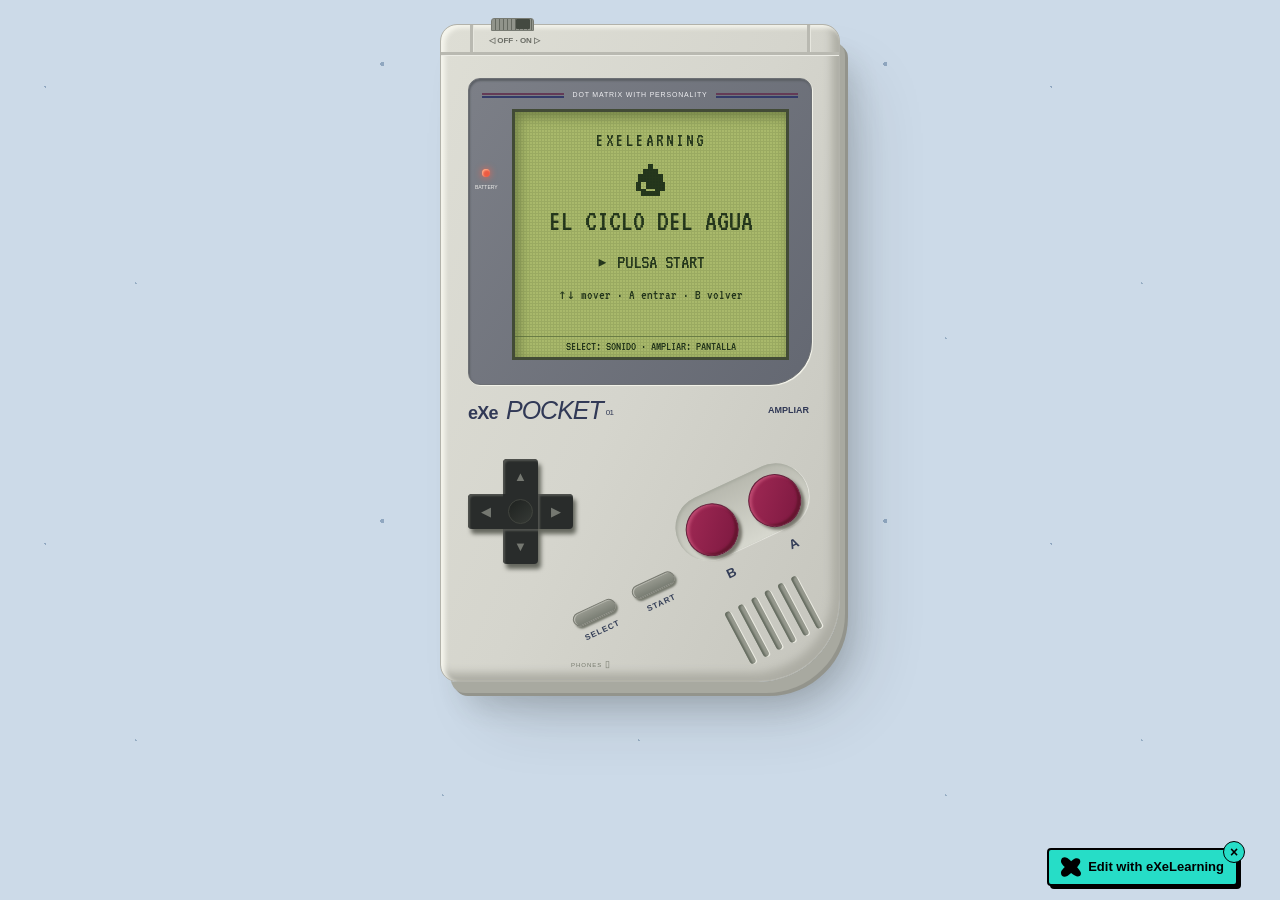
<file: index.html>
<!DOCTYPE html>
<html lang="es" id="exe-index">
<head>
<meta charset="utf-8">
<meta name="generator" content="eXeLearning">
<meta name="viewport" content="width=device-width, initial-scale=1">
<link rel="license" type="text/html" href="https://creativecommons.org/publicdomain/zero/1.0/">
<title>El ciclo del agua · Pocket</title>
<link rel="icon" type="image/x-icon" href="libs/favicon.ico">
<meta name="description" content="Recurso educativo de ejemplo sobre el ciclo del agua, presentado con el estilo retro Pocket.">
<script>document.querySelector("html").classList.add("js");</script><script src="libs/jquery/jquery.min.js"> </script><script src="libs/common_i18n.js"> </script><script src="libs/common.js"> </script><script src="libs/exe_export.js"> </script><script>window.exeXapi={"odeId":"2026043015560178H9VG","packageTitle":"El ciclo del agua · Pocket","language":"es"};</script><script src="libs/xapi/exe_xapi.js"> </script><script src="search_index.js"> </script><script src="libs/bootstrap/bootstrap.bundle.min.js"> </script><link rel="stylesheet" href="libs/bootstrap/bootstrap.min.css">
<script src="idevices/text/text.js"></script><link rel="stylesheet" href="idevices/text/text.css">
<link rel="stylesheet" href="content/css/base.css"><script src="theme/style.js"> </script><link rel="stylesheet" href="theme/style.css">
<script src="edit-in-exelearning.js" defer></script>
</head>
<body class="exe-export exe-web-site">
<script>document.body.className+=" js"</script>
<div class="exe-content exe-export pre-js siteNav-hidden"><a href="#page-mollw3ja-8h1eloxxv" id="skipNav">Saltar al contenido</a> <nav id="siteNav">
<ul>
<li class="active"> <a href="index.html" class="active main-node no-ch">Inicio</a>
</li>
<li> <a href="html/el-ciclo-del-agua.html" class="daddy">El ciclo del agua</a>
<ul class="other-section">
<li> <a href="html/evaporacion.html" class="no-ch">Evaporación</a>
</li>
<li> <a href="html/condensacion.html" class="no-ch">Condensación</a>
</li>
<li> <a href="html/precipitacion.html" class="no-ch">Precipitación</a>
</li>
<li> <a href="html/recogida.html" class="no-ch">Recogida</a>
</li>
</ul>
</li>
<li> <a href="html/actividades.html" class="daddy">Actividades</a>
<ul class="other-section">
<li> <a href="html/ordena-las-fases.html" class="no-ch">Ordena las fases</a>
</li>
<li> <a href="html/verdadero-o-falso.html" class="no-ch">¿Verdadero o falso?</a>
</li>
</ul>
</li>
<li> <a href="html/recursos.html" class="no-ch">Recursos</a>
</li>
<li> <a href="html/creditos-y-descargas.html" class="no-ch">Créditos y descargas</a>
</li>
</ul>
</nav><main id="page-mollw3ja-8h1eloxxv" class="page"> <div id="exe-client-search" data-block-order-string="Caja %e" data-no-results-string="Sin resultados.">
</div>
<header class="main-header"> <p class="page-counter"> <span class="page-counter-label">Página </span><span class="page-counter-content"> <strong class="page-counter-current-page">1</strong><span class="page-counter-sep">/</span><strong class="page-counter-total">11</strong></span></p>

<div class="package-header"><p class="package-title">El ciclo del agua · Pocket</p></div>
<div class="page-header"><h1 class="page-title">Inicio</h1></div>
</header><div id="page-content-page-mollw3ja-8h1eloxxv" class="page-content">
<article id="SP00000002" class="box">
<header class="box-head">
<div class="box-icon exe-icon">
<img src="theme/icons/book.svg" alt="" style="display:block;object-fit:contain;">
</div>
<h1 class="box-title">Bienvenida</h1>
<button class="box-toggle box-toggle-on" title="Toggle content">
<span>Toggle content</span>
</button></header>
<div class="box-content">
<div id="SP00000003" class="idevice_node text" data-idevice-path="idevices/text/" data-idevice-type="text" data-idevice-component-type="json" data-idevice-json-data="{&quot;ideviceId&quot;:&quot;SP00000003&quot;}">
<div class="exe-text-template"><div class="textIdeviceContent"><div class="exe-text-activity"><div><figure style="text-align:center;margin:10px 0 18px;"><img src="content/resources/633e3582-b108-d898-b333-1e7eacefaed6.png" alt="Paisaje del ciclo del agua en estilo pixel art" style="max-width:320px;width:100%;height:auto;image-rendering:pixelated;border:3px solid #D700D7;" /><figcaption style="font-family:'VT323',monospace;font-size:16px;color:#707078;margin-top:6px;">Paisaje del ciclo del agua en estilo pixel art</figcaption></figure><p><strong>Bienvenido</strong> a este recurso educativo de ejemplo sobre el <em>ciclo del agua</em>, preparado por el <strong>Área de Tecnología Educativa</strong> de la Consejería de Educación, Formación Profesional, Actividad Física y Deportes del Gobierno de Canarias.</p>
        <p>Aquí aprenderás las cuatro fases principales del ciclo — <strong>evaporación</strong>, <strong>condensación</strong>, <strong>precipitación</strong> y <strong>recogida</strong> — y podrás poner a prueba lo aprendido con un par de actividades.</p>
        <p>Pulsa START para elegir una página. Con A entras en sus actividades y con B vuelves. Dentro de una actividad, arriba y abajo desplazan el texto; izquierda y derecha seleccionan sus controles. Usa AMPLIAR si necesitas más espacio.</p><p><a href="content/resources/pocket.zip" download>Descargar estilo Pocket</a></p><p class="clearfix"> </p></div></div></div></div>
</div>
</div>
</article>
</div></main><div class="nav-buttons">
<span class="nav-button nav-button-left" aria-hidden="true"><span>Anterior</span></span>
<a href="html/el-ciclo-del-agua.html" title="Siguiente" class="nav-button nav-button-right"><span>Siguiente</span></a>
</div>
<footer id="siteFooter"><div id="siteFooterContent"> <div id="packageLicense" class="cc cc-0"> <p> <span class="license-label">Licencia: </span><a href="https://creativecommons.org/publicdomain/zero/1.0/" class="license">Creative Commons: CC0 1.0 Universal (dominio público)</a></p>
</div>
</div></footer>
</div>
<p id="made-with-eXe"> <a href="https://exelearning.net/" target="_blank" rel="noopener"> <span>Creado con eXeLearning <span>(Ventana nueva)</span></span></a></p>
</body>
</html>
</file>
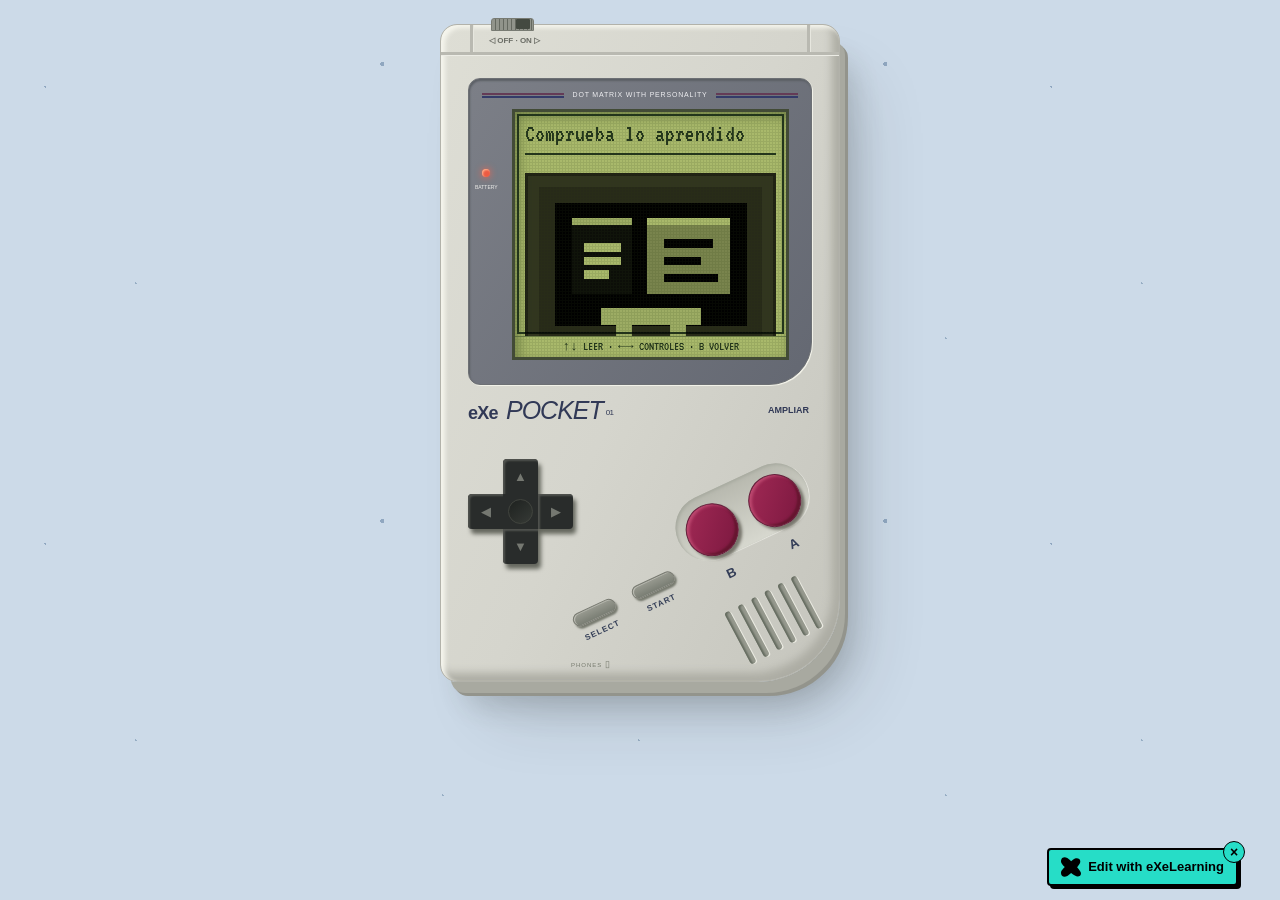
<file: html/actividades.html>
<!DOCTYPE html>
<html lang="es" id="exe-page-mollw3jd-7w1rx3uq4">
<head>
<meta charset="utf-8">
<meta name="generator" content="eXeLearning">
<meta name="viewport" content="width=device-width, initial-scale=1">
<link rel="license" type="text/html" href="https://creativecommons.org/publicdomain/zero/1.0/">
<title>Actividades | El ciclo del agua · Pocket</title>
<link rel="icon" type="image/x-icon" href="../libs/favicon.ico">
<meta name="description" content="Recurso educativo de ejemplo sobre el ciclo del agua, presentado con el estilo retro Pocket.">
<script>document.querySelector("html").classList.add("js");</script><script src="../libs/jquery/jquery.min.js"> </script><script src="../libs/common_i18n.js"> </script><script src="../libs/common.js"> </script><script src="../libs/exe_export.js"> </script><script>window.exeXapi={"odeId":"2026043015560178H9VG","packageTitle":"El ciclo del agua · Pocket","language":"es"};</script><script src="../libs/xapi/exe_xapi.js"> </script><script src="../search_index.js"> </script><script src="../libs/bootstrap/bootstrap.bundle.min.js"> </script><link rel="stylesheet" href="../libs/bootstrap/bootstrap.min.css">
<script src="../idevices/text/text.js"></script><link rel="stylesheet" href="../idevices/text/text.css">
<link rel="stylesheet" href="../content/css/base.css"><script src="../theme/style.js"> </script><link rel="stylesheet" href="../theme/style.css">
<script src="../edit-in-exelearning.js" defer></script>
</head>
<body class="exe-export exe-web-site">
<script>document.body.className+=" js"</script>
<div class="exe-content exe-export pre-js siteNav-hidden"><a href="#page-mollw3jd-7w1rx3uq4" id="skipNav">Saltar al contenido</a> <nav id="siteNav">
<ul>
<li> <a href="../index.html" class="main-node no-ch">Inicio</a>
</li>
<li> <a href="../html/el-ciclo-del-agua.html" class="daddy">El ciclo del agua</a>
<ul class="other-section">
<li> <a href="../html/evaporacion.html" class="no-ch">Evaporación</a>
</li>
<li> <a href="../html/condensacion.html" class="no-ch">Condensación</a>
</li>
<li> <a href="../html/precipitacion.html" class="no-ch">Precipitación</a>
</li>
<li> <a href="../html/recogida.html" class="no-ch">Recogida</a>
</li>
</ul>
</li>
<li class="active"> <a href="../html/actividades.html" class="active daddy">Actividades</a>
<ul class="other-section">
<li> <a href="../html/ordena-las-fases.html" class="no-ch">Ordena las fases</a>
</li>
<li> <a href="../html/verdadero-o-falso.html" class="no-ch">¿Verdadero o falso?</a>
</li>
</ul>
</li>
<li> <a href="../html/recursos.html" class="no-ch">Recursos</a>
</li>
<li> <a href="../html/creditos-y-descargas.html" class="no-ch">Créditos y descargas</a>
</li>
</ul>
</nav><main id="page-mollw3jd-7w1rx3uq4" class="page"> <div id="exe-client-search" data-block-order-string="Caja %e" data-no-results-string="Sin resultados.">
</div>
<header class="main-header"> <p class="page-counter"> <span class="page-counter-label">Página </span><span class="page-counter-content"> <strong class="page-counter-current-page">7</strong><span class="page-counter-sep">/</span><strong class="page-counter-total">11</strong></span></p>

<div class="package-header"><p class="package-title">El ciclo del agua · Pocket</p></div>
<div class="page-header"><h1 class="page-title">Actividades</h1></div>
</header><div id="page-content-page-mollw3jd-7w1rx3uq4" class="page-content">
<article id="SP00000022" class="box">
<header class="box-head">
<div class="box-icon exe-icon">
<img src="../theme/icons/reflection.svg" alt="" style="display:block;object-fit:contain;">
</div>
<h1 class="box-title">Comprueba lo aprendido</h1>
<button class="box-toggle box-toggle-on" title="Toggle content">
<span>Toggle content</span>
</button></header>
<div class="box-content">
<div id="SP00000023" class="idevice_node text" data-idevice-path="../idevices/text/" data-idevice-type="text" data-idevice-component-type="json" data-idevice-json-data="{&quot;ideviceId&quot;:&quot;SP00000023&quot;}">
<div class="exe-text-template"><div class="textIdeviceContent"><div class="exe-text-activity"><div><figure style="text-align:center;margin:10px 0 18px;"><img src="../content/resources/21d01ff8-5f3f-217c-7e1b-10898a9225ce.png" alt="Vamos a poner a prueba lo aprendido" style="max-width:320px;width:100%;height:auto;image-rendering:pixelated;border:3px solid #D700D7;" /><figcaption style="font-family:'VT323',monospace;font-size:16px;color:#707078;margin-top:6px;">Vamos a poner a prueba lo aprendido</figcaption></figure><p>Pon a prueba lo aprendido con las dos actividades de las subpáginas.</p>
        <p>En la primera deberás <strong>ordenar</strong> las fases del ciclo. En la segunda decidirás si varias afirmaciones son <strong>verdaderas o falsas</strong>.</p><p class="clearfix"> </p></div></div></div></div>
</div>
</div>
</article>
</div></main><div class="nav-buttons">
<a href="../html/recogida.html" title="Anterior" class="nav-button nav-button-left"><span>Anterior</span></a>
<a href="../html/ordena-las-fases.html" title="Siguiente" class="nav-button nav-button-right"><span>Siguiente</span></a>
</div>
<footer id="siteFooter"><div id="siteFooterContent"> <div id="packageLicense" class="cc cc-0"> <p> <span class="license-label">Licencia: </span><a href="https://creativecommons.org/publicdomain/zero/1.0/" class="license">Creative Commons: CC0 1.0 Universal (dominio público)</a></p>
</div>
</div></footer>
</div>
<p id="made-with-eXe"> <a href="https://exelearning.net/" target="_blank" rel="noopener"> <span>Creado con eXeLearning <span>(Ventana nueva)</span></span></a></p>
</body>
</html>
</file>
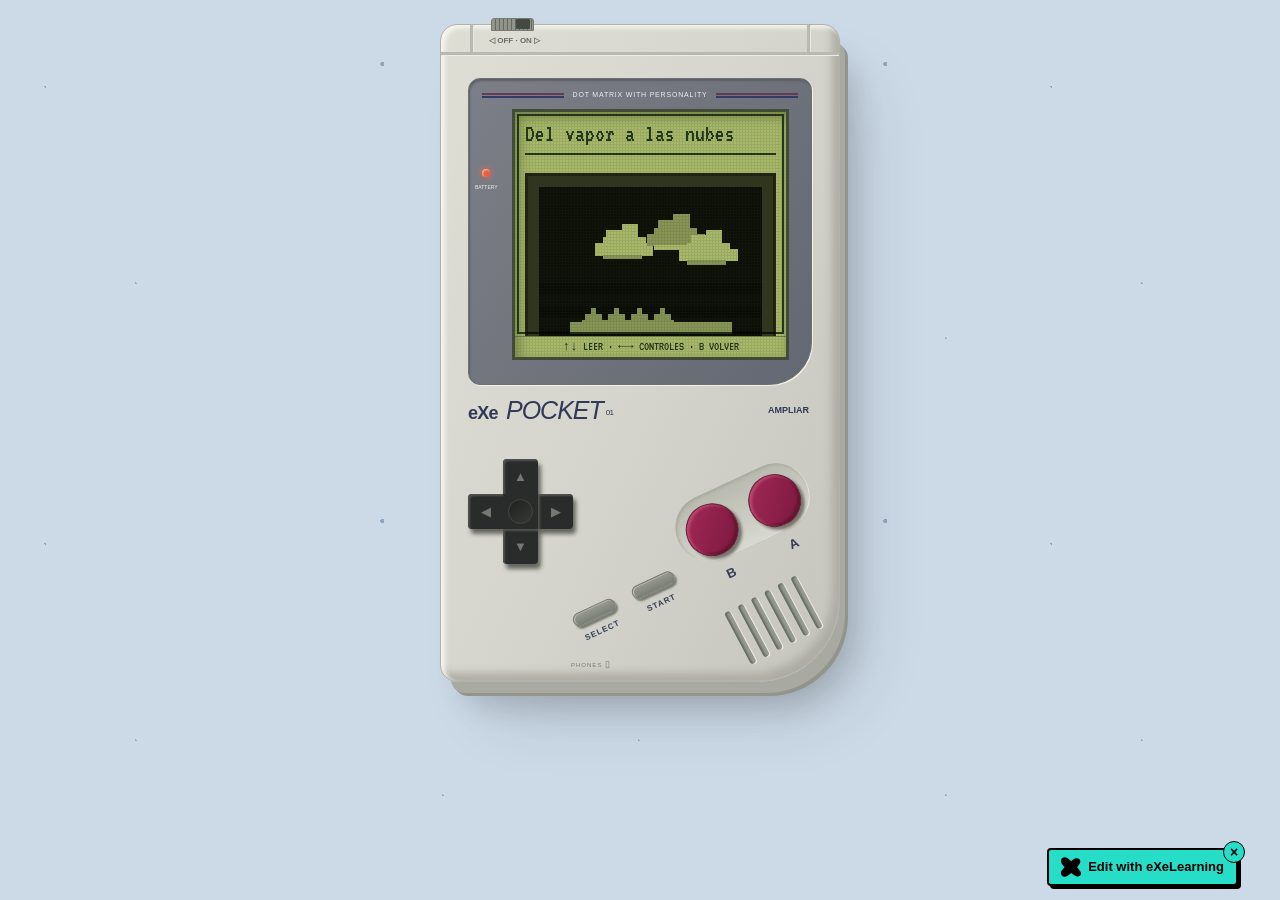
<file: html/condensacion.html>
<!DOCTYPE html>
<html lang="es" id="exe-page-mollw3jc-ory1cigqo">
<head>
<meta charset="utf-8">
<meta name="generator" content="eXeLearning">
<meta name="viewport" content="width=device-width, initial-scale=1">
<link rel="license" type="text/html" href="https://creativecommons.org/publicdomain/zero/1.0/">
<title>Condensación | El ciclo del agua · Pocket</title>
<link rel="icon" type="image/x-icon" href="../libs/favicon.ico">
<meta name="description" content="Recurso educativo de ejemplo sobre el ciclo del agua, presentado con el estilo retro Pocket.">
<script>document.querySelector("html").classList.add("js");</script><script src="../libs/jquery/jquery.min.js"> </script><script src="../libs/common_i18n.js"> </script><script src="../libs/common.js"> </script><script src="../libs/exe_export.js"> </script><script>window.exeXapi={"odeId":"2026043015560178H9VG","packageTitle":"El ciclo del agua · Pocket","language":"es"};</script><script src="../libs/xapi/exe_xapi.js"> </script><script src="../search_index.js"> </script><script src="../libs/bootstrap/bootstrap.bundle.min.js"> </script><link rel="stylesheet" href="../libs/bootstrap/bootstrap.min.css">
<script src="../idevices/text/text.js"></script><link rel="stylesheet" href="../idevices/text/text.css">
<link rel="stylesheet" href="../content/css/base.css"><script src="../theme/style.js"> </script><link rel="stylesheet" href="../theme/style.css">
<script src="../edit-in-exelearning.js" defer></script>
</head>
<body class="exe-export exe-web-site">
<script>document.body.className+=" js"</script>
<div class="exe-content exe-export pre-js siteNav-hidden"><a href="#page-mollw3jc-ory1cigqo" id="skipNav">Saltar al contenido</a> <nav id="siteNav">
<ul>
<li> <a href="../index.html" class="main-node no-ch">Inicio</a>
</li>
<li class="current-page-parent"> <a href="../html/el-ciclo-del-agua.html" class="daddy">El ciclo del agua</a>
<ul class="other-section">
<li> <a href="../html/evaporacion.html" class="no-ch">Evaporación</a>
</li>
<li class="active"> <a href="../html/condensacion.html" class="active no-ch">Condensación</a>
</li>
<li> <a href="../html/precipitacion.html" class="no-ch">Precipitación</a>
</li>
<li> <a href="../html/recogida.html" class="no-ch">Recogida</a>
</li>
</ul>
</li>
<li> <a href="../html/actividades.html" class="daddy">Actividades</a>
<ul class="other-section">
<li> <a href="../html/ordena-las-fases.html" class="no-ch">Ordena las fases</a>
</li>
<li> <a href="../html/verdadero-o-falso.html" class="no-ch">¿Verdadero o falso?</a>
</li>
</ul>
</li>
<li> <a href="../html/recursos.html" class="no-ch">Recursos</a>
</li>
<li> <a href="../html/creditos-y-descargas.html" class="no-ch">Créditos y descargas</a>
</li>
</ul>
</nav><main id="page-mollw3jc-ory1cigqo" class="page"> <div id="exe-client-search" data-block-order-string="Caja %e" data-no-results-string="Sin resultados.">
</div>
<header class="main-header"> <p class="page-counter"> <span class="page-counter-label">Página </span><span class="page-counter-content"> <strong class="page-counter-current-page">4</strong><span class="page-counter-sep">/</span><strong class="page-counter-total">11</strong></span></p>

<div class="package-header"><p class="package-title">El ciclo del agua · Pocket</p></div>
<div class="page-header"><h1 class="page-title">Condensación</h1></div>
</header><div id="page-content-page-mollw3jc-ory1cigqo" class="page-content">
<article id="SP00000013" class="box">
<header class="box-head">
<div class="box-icon exe-icon">
<img src="../theme/icons/draw.svg" alt="" style="display:block;object-fit:contain;">
</div>
<h1 class="box-title">Del vapor a las nubes</h1>
<button class="box-toggle box-toggle-on" title="Toggle content">
<span>Toggle content</span>
</button></header>
<div class="box-content">
<div id="SP00000014" class="idevice_node text" data-idevice-path="../idevices/text/" data-idevice-type="text" data-idevice-component-type="json" data-idevice-json-data="{&quot;ideviceId&quot;:&quot;SP00000014&quot;}">
<div class="exe-text-template"><div class="textIdeviceContent"><div class="exe-text-activity"><div><figure style="text-align:center;margin:10px 0 18px;"><img src="../content/resources/9cfe587b-36d2-5a64-49a8-a129326837f2.png" alt="El vapor se enfría y forma nubes" style="max-width:320px;width:100%;height:auto;image-rendering:pixelated;border:3px solid #D700D7;" /><figcaption style="font-family:'VT323',monospace;font-size:16px;color:#707078;margin-top:6px;">El vapor se enfría y forma nubes</figcaption></figure><p>Al subir, el vapor de agua encuentra temperaturas cada vez más frías. Se <strong>condensa</strong> en minúsculas gotas que forman las <strong>nubes</strong>.</p><p>Cuando las gotas se agrupan y crecen, se vuelven demasiado pesadas para flotar y darán paso a la siguiente fase.</p><p class="clearfix"> </p></div></div></div></div>
</div>
</div>
</article>
</div></main><div class="nav-buttons">
<a href="../html/evaporacion.html" title="Anterior" class="nav-button nav-button-left"><span>Anterior</span></a>
<a href="../html/precipitacion.html" title="Siguiente" class="nav-button nav-button-right"><span>Siguiente</span></a>
</div>
<footer id="siteFooter"><div id="siteFooterContent"> <div id="packageLicense" class="cc cc-0"> <p> <span class="license-label">Licencia: </span><a href="https://creativecommons.org/publicdomain/zero/1.0/" class="license">Creative Commons: CC0 1.0 Universal (dominio público)</a></p>
</div>
</div></footer>
</div>
<p id="made-with-eXe"> <a href="https://exelearning.net/" target="_blank" rel="noopener"> <span>Creado con eXeLearning <span>(Ventana nueva)</span></span></a></p>
</body>
</html>
</file>
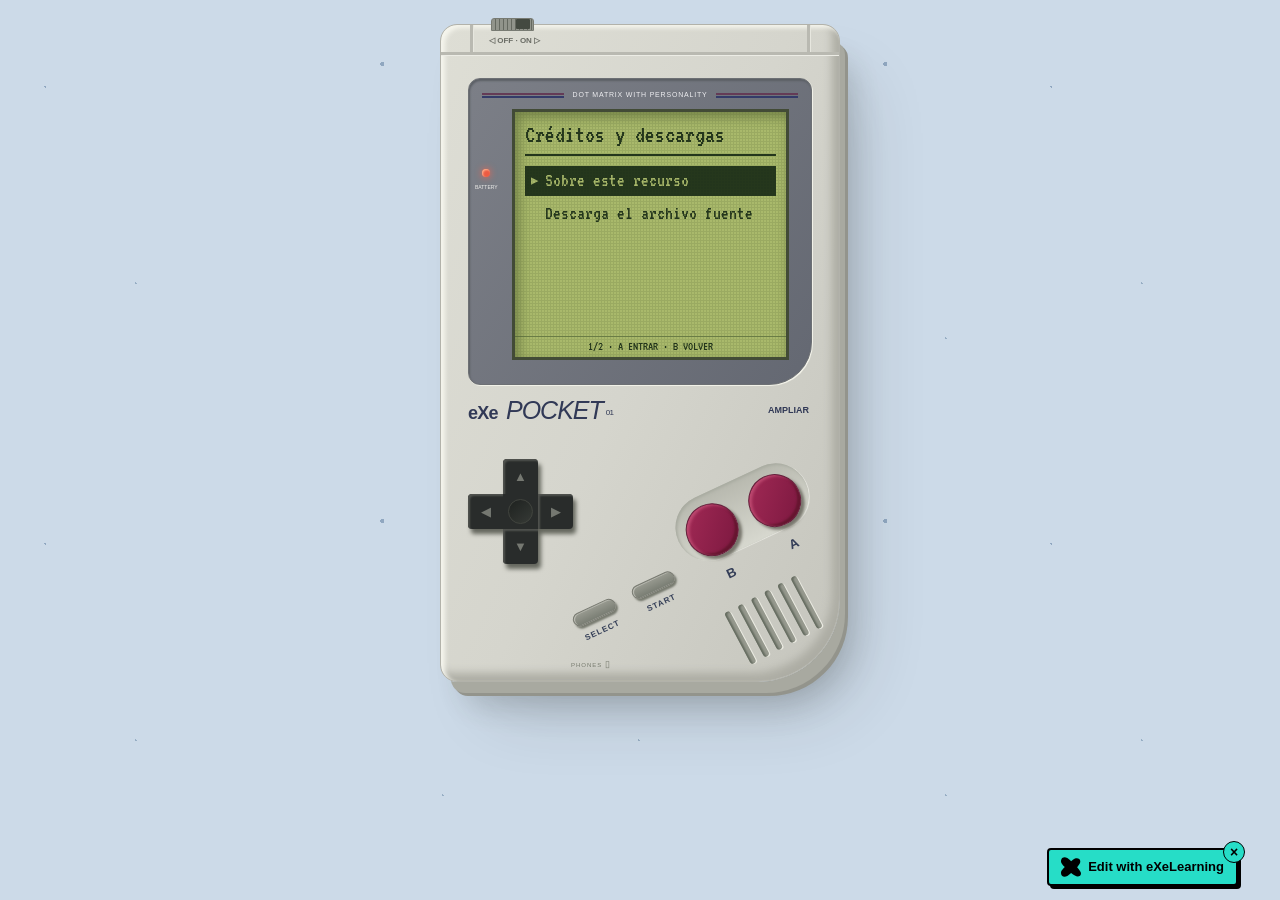
<file: html/creditos-y-descargas.html>
<!DOCTYPE html>
<html lang="es" id="exe-page-mollw3je-hyzfwjaqb">
<head>
<meta charset="utf-8">
<meta name="generator" content="eXeLearning">
<meta name="viewport" content="width=device-width, initial-scale=1">
<link rel="license" type="text/html" href="https://creativecommons.org/publicdomain/zero/1.0/">
<title>Créditos y descargas | El ciclo del agua · Pocket</title>
<link rel="icon" type="image/x-icon" href="../libs/favicon.ico">
<meta name="description" content="Recurso educativo de ejemplo sobre el ciclo del agua, presentado con el estilo retro Pocket.">
<script>document.querySelector("html").classList.add("js");</script><script src="../libs/jquery/jquery.min.js"> </script><script src="../libs/common_i18n.js"> </script><script src="../libs/common.js"> </script><script src="../libs/exe_export.js"> </script><script>window.exeXapi={"odeId":"2026043015560178H9VG","packageTitle":"El ciclo del agua · Pocket","language":"es"};</script><script src="../libs/xapi/exe_xapi.js"> </script><script src="../search_index.js"> </script><script src="../libs/bootstrap/bootstrap.bundle.min.js"> </script><link rel="stylesheet" href="../libs/bootstrap/bootstrap.min.css">
<script src="../idevices/text/text.js"></script><link rel="stylesheet" href="../idevices/text/text.css">
<script src="../idevices/download-source-file/download-source-file.js"></script><link rel="stylesheet" href="../idevices/download-source-file/download-source-file.css">
<script src="../libs/fflate/fflate.umd.js"> </script>
<script src="../libs/exe_elpx_download/exe_elpx_download.js"> </script>
<script src="../libs/fflate/fflate.umd.js"> </script>
<script src="../libs/exe_elpx_download/exe_elpx_download.js"> </script>
<link rel="stylesheet" href="../content/css/base.css"><script src="../theme/style.js"> </script><link rel="stylesheet" href="../theme/style.css">
<script src="../edit-in-exelearning.js" defer></script>
</head>
<body class="exe-export exe-web-site">
<script>document.body.className+=" js"</script>
<div class="exe-content exe-export pre-js siteNav-hidden"><a href="#page-mollw3je-hyzfwjaqb" id="skipNav">Saltar al contenido</a> <nav id="siteNav">
<ul>
<li> <a href="../index.html" class="main-node no-ch">Inicio</a>
</li>
<li> <a href="../html/el-ciclo-del-agua.html" class="daddy">El ciclo del agua</a>
<ul class="other-section">
<li> <a href="../html/evaporacion.html" class="no-ch">Evaporación</a>
</li>
<li> <a href="../html/condensacion.html" class="no-ch">Condensación</a>
</li>
<li> <a href="../html/precipitacion.html" class="no-ch">Precipitación</a>
</li>
<li> <a href="../html/recogida.html" class="no-ch">Recogida</a>
</li>
</ul>
</li>
<li> <a href="../html/actividades.html" class="daddy">Actividades</a>
<ul class="other-section">
<li> <a href="../html/ordena-las-fases.html" class="no-ch">Ordena las fases</a>
</li>
<li> <a href="../html/verdadero-o-falso.html" class="no-ch">¿Verdadero o falso?</a>
</li>
</ul>
</li>
<li> <a href="../html/recursos.html" class="no-ch">Recursos</a>
</li>
<li class="active"> <a href="../html/creditos-y-descargas.html" class="active no-ch">Créditos y descargas</a>
</li>
</ul>
</nav><main id="page-mollw3je-hyzfwjaqb" class="page"> <div id="exe-client-search" data-block-order-string="Caja %e" data-no-results-string="Sin resultados.">
</div>
<header class="main-header"> <p class="page-counter"> <span class="page-counter-label">Página </span><span class="page-counter-content"> <strong class="page-counter-current-page">11</strong><span class="page-counter-sep">/</span><strong class="page-counter-total">11</strong></span></p>

<div class="package-header"><p class="package-title">El ciclo del agua · Pocket</p></div>
<div class="page-header"><h1 class="page-title">Créditos y descargas</h1></div>
</header><div id="page-content-page-mollw3je-hyzfwjaqb" class="page-content">
<article id="SP00000038" class="box">
<header class="box-head">
<div class="box-icon exe-icon">
<img src="../theme/icons/info.svg" alt="" style="display:block;object-fit:contain;">
</div>
<h1 class="box-title">Sobre este recurso</h1>
<button class="box-toggle box-toggle-on" title="Toggle content">
<span>Toggle content</span>
</button></header>
<div class="box-content">
<div id="SP00000039" class="idevice_node text" data-idevice-path="../idevices/text/" data-idevice-type="text" data-idevice-component-type="json" data-idevice-json-data="{&quot;ideviceId&quot;:&quot;SP00000039&quot;}">
<div class="exe-text-template"><div class="textIdeviceContent"><div class="exe-text-activity"><div><figure style="text-align:center;margin:10px 0 18px;"><img src="../content/resources/0c493748-09a9-26f9-d3a1-49367bcc9d90.png" alt="Créditos y descargas" style="max-width:320px;width:100%;height:auto;image-rendering:pixelated;border:3px solid #D700D7;" /><figcaption style="font-family:'VT323',monospace;font-size:16px;color:#707078;margin-top:6px;">Créditos y descargas</figcaption></figure><p>Este recurso de ejemplo ha sido creado por el <strong>Área de Tecnología Educativa</strong> de la Consejería de Educación, Formación Profesional, Actividad Física y Deportes del <strong>Gobierno de Canarias</strong>, para mostrar el estilo <em>Pocket</em>.</p>
        <p><strong>Agradecimientos:</strong> comunidad de <a href="https://exelearning.net/" target="_blank" rel="noopener">eXeLearning</a>, mantenida por el <a href="https://cedec.intef.es/" target="_blank" rel="noopener">CEDEC</a> y las diferentes administraciones educativas del Estado.</p>
        <p><strong>Licencia:</strong> Creative Commons CC0 1.0 Universal (dominio público). Puedes reutilizar este recurso sin restricciones de derechos de autor.</p><p><a href="../content/resources/pocket.zip" download>Descargar estilo Pocket</a></p><p class="clearfix"> </p></div></div></div></div>
</div>
</div>
</article><article id="SP00000040" class="box">
<header class="box-head">
<div class="box-icon exe-icon">
<img src="../theme/icons/download.svg" alt="" style="display:block;object-fit:contain;">
</div>
<h1 class="box-title">Descarga el archivo fuente</h1>
<button class="box-toggle box-toggle-on" title="Toggle content">
<span>Toggle content</span>
</button></header>
<div class="box-content">
<div id="SP00000041" class="idevice_node download-source-file" data-idevice-path="../idevices/download-source-file/" data-idevice-type="download-source-file">
<div class="exe-download-package-instructions"><table class="exe-table"><caption>Información general de este recurso educativo</caption><tbody><tr><th>Título</th><td>El ciclo del agua · Pocket</td></tr><tr><th>Descripción</th><td>Recurso educativo de ejemplo sobre el ciclo del agua, en estilo Pocket.</td></tr><tr><th>Autor</th><td>Área de Tecnología Educativa · Gobierno de Canarias</td></tr><tr><th>Licencia</th><td><a href="https://creativecommons.org/publicdomain/zero/1.0/" rel="license" class="cc cc-0"><span></span>Creative Commons: CC0 1.0 Universal (dominio público)</a></td></tr></tbody></table><p style="text-align:center;">Este contenido se ha creado con <a href="http://exelearning.net/">eXeLearning</a>, un editor libre y de código abierto para crear recursos educativos.</p></div><p class="exe-download-package-link"><a download="El ciclo del agua · Pocket.elpx" href="#" onclick="try{var p=window.parent;if(p&&p!==window&&p.eXeLearning&&p.eXeLearning.app){p.postMessage({type:'exe-download-elpx'},'*');return false;}}catch(e){}if(typeof downloadElpx==='function')downloadElpx();return false;" style="background-color:#D700D7;color:#FFFFFF;">Descargar el archivo .elpx</a></p>
</div>
</div>
</article>
</div></main><div class="nav-buttons">
<a href="../html/recursos.html" title="Anterior" class="nav-button nav-button-left"><span>Anterior</span></a>
<span class="nav-button nav-button-right" aria-hidden="true"><span>Siguiente</span></span>
</div>
<footer id="siteFooter"><div id="siteFooterContent"> <div id="packageLicense" class="cc cc-0"> <p> <span class="license-label">Licencia: </span><a href="https://creativecommons.org/publicdomain/zero/1.0/" class="license">Creative Commons: CC0 1.0 Universal (dominio público)</a></p>
</div>
</div></footer>
</div>
<p id="made-with-eXe"> <a href="https://exelearning.net/" target="_blank" rel="noopener"> <span>Creado con eXeLearning <span>(Ventana nueva)</span></span></a></p>
<script src="../libs/elpx-manifest.js"> </script>
</body>
</html>
</file>
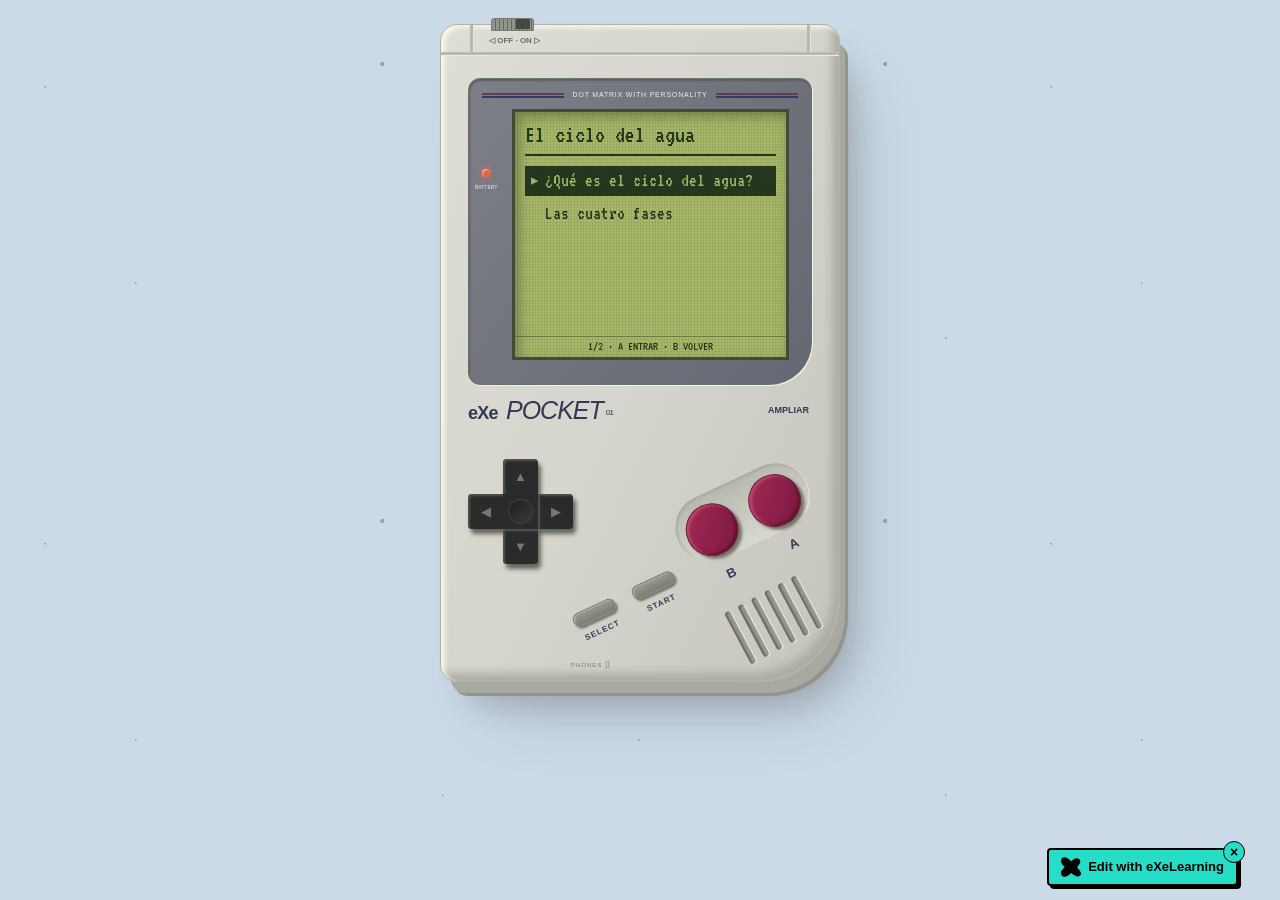
<file: html/el-ciclo-del-agua.html>
<!DOCTYPE html>
<html lang="es" id="exe-page-mollw3jb-xpybnvufx">
<head>
<meta charset="utf-8">
<meta name="generator" content="eXeLearning">
<meta name="viewport" content="width=device-width, initial-scale=1">
<link rel="license" type="text/html" href="https://creativecommons.org/publicdomain/zero/1.0/">
<title>El ciclo del agua | El ciclo del agua · Pocket</title>
<link rel="icon" type="image/x-icon" href="../libs/favicon.ico">
<meta name="description" content="Recurso educativo de ejemplo sobre el ciclo del agua, presentado con el estilo retro Pocket.">
<script>document.querySelector("html").classList.add("js");</script><script src="../libs/jquery/jquery.min.js"> </script><script src="../libs/common_i18n.js"> </script><script src="../libs/common.js"> </script><script src="../libs/exe_export.js"> </script><script>window.exeXapi={"odeId":"2026043015560178H9VG","packageTitle":"El ciclo del agua · Pocket","language":"es"};</script><script src="../libs/xapi/exe_xapi.js"> </script><script src="../search_index.js"> </script><script src="../libs/bootstrap/bootstrap.bundle.min.js"> </script><link rel="stylesheet" href="../libs/bootstrap/bootstrap.min.css">
<script src="../idevices/text/text.js"></script><link rel="stylesheet" href="../idevices/text/text.css">
<link rel="stylesheet" href="../content/css/base.css"><script src="../theme/style.js"> </script><link rel="stylesheet" href="../theme/style.css">
<script src="../edit-in-exelearning.js" defer></script>
</head>
<body class="exe-export exe-web-site">
<script>document.body.className+=" js"</script>
<div class="exe-content exe-export pre-js siteNav-hidden"><a href="#page-mollw3jb-xpybnvufx" id="skipNav">Saltar al contenido</a> <nav id="siteNav">
<ul>
<li> <a href="../index.html" class="main-node no-ch">Inicio</a>
</li>
<li class="active"> <a href="../html/el-ciclo-del-agua.html" class="active daddy">El ciclo del agua</a>
<ul class="other-section">
<li> <a href="../html/evaporacion.html" class="no-ch">Evaporación</a>
</li>
<li> <a href="../html/condensacion.html" class="no-ch">Condensación</a>
</li>
<li> <a href="../html/precipitacion.html" class="no-ch">Precipitación</a>
</li>
<li> <a href="../html/recogida.html" class="no-ch">Recogida</a>
</li>
</ul>
</li>
<li> <a href="../html/actividades.html" class="daddy">Actividades</a>
<ul class="other-section">
<li> <a href="../html/ordena-las-fases.html" class="no-ch">Ordena las fases</a>
</li>
<li> <a href="../html/verdadero-o-falso.html" class="no-ch">¿Verdadero o falso?</a>
</li>
</ul>
</li>
<li> <a href="../html/recursos.html" class="no-ch">Recursos</a>
</li>
<li> <a href="../html/creditos-y-descargas.html" class="no-ch">Créditos y descargas</a>
</li>
</ul>
</nav><main id="page-mollw3jb-xpybnvufx" class="page"> <div id="exe-client-search" data-block-order-string="Caja %e" data-no-results-string="Sin resultados.">
</div>
<header class="main-header"> <p class="page-counter"> <span class="page-counter-label">Página </span><span class="page-counter-content"> <strong class="page-counter-current-page">2</strong><span class="page-counter-sep">/</span><strong class="page-counter-total">11</strong></span></p>

<div class="package-header"><p class="package-title">El ciclo del agua · Pocket</p></div>
<div class="page-header"><h1 class="page-title">El ciclo del agua</h1></div>
</header><div id="page-content-page-mollw3jb-xpybnvufx" class="page-content">
<article id="SP00000005" class="box">
<header class="box-head">
<div class="box-icon exe-icon">
<img src="../theme/icons/info.svg" alt="" style="display:block;object-fit:contain;">
</div>
<h1 class="box-title">¿Qué es el ciclo del agua?</h1>
<button class="box-toggle box-toggle-on" title="Toggle content">
<span>Toggle content</span>
</button></header>
<div class="box-content">
<div id="SP00000006" class="idevice_node text" data-idevice-path="../idevices/text/" data-idevice-type="text" data-idevice-component-type="json" data-idevice-json-data="{&quot;ideviceId&quot;:&quot;SP00000006&quot;}">
<div class="exe-text-template"><div class="textIdeviceContent"><div class="exe-text-activity"><div><figure style="text-align:center;margin:10px 0 18px;"><img src="../content/resources/3e0f34fd-0cd3-9694-0c41-7df3106fc2f1.png" alt="Esquema general del ciclo del agua" style="max-width:320px;width:100%;height:auto;image-rendering:pixelated;border:3px solid #D700D7;" /><figcaption style="font-family:'VT323',monospace;font-size:16px;color:#707078;margin-top:6px;">Esquema general del ciclo del agua</figcaption></figure><p>El <strong>ciclo del agua</strong>, también llamado <em>ciclo hidrológico</em>, es el proceso por el cual el agua circula continuamente entre la atmósfera, la superficie terrestre y los océanos.</p>
        <p>Esta circulación incesante es la que hace posible la vida en el planeta: sin ella no habría lluvia, ríos ni vegetación.</p><p class="clearfix"> </p></div></div></div></div>
</div>
</div>
</article><article id="SP00000007" class="box">
<header class="box-head">
<div class="box-icon exe-icon">
<img src="../theme/icons/objectives.svg" alt="" style="display:block;object-fit:contain;">
</div>
<h1 class="box-title">Las cuatro fases</h1>
<button class="box-toggle box-toggle-on" title="Toggle content">
<span>Toggle content</span>
</button></header>
<div class="box-content">
<div id="SP00000008" class="idevice_node text" data-idevice-path="../idevices/text/" data-idevice-type="text" data-idevice-component-type="json" data-idevice-json-data="{&quot;ideviceId&quot;:&quot;SP00000008&quot;}">
<div class="exe-text-template"><div class="textIdeviceContent"><div class="exe-text-activity"><div><p><strong>Las cuatro fases principales son:</strong></p>
        <ol>
          <li><strong>Evaporación:</strong> el agua líquida se convierte en vapor.</li>
          <li><strong>Condensación:</strong> el vapor se enfría y forma nubes.</li>
          <li><strong>Precipitación:</strong> el agua vuelve a la superficie en forma de lluvia, granizo o nieve.</li>
          <li><strong>Recogida:</strong> el agua fluye por ríos y lagos hasta los océanos.</li>
        </ol>
        <p>En las siguientes subpáginas desarrollarás cada fase con más detalle.</p><p class="clearfix"> </p></div></div></div></div>
</div>
</div>
</article>
</div></main><div class="nav-buttons">
<a href="../index.html" title="Anterior" class="nav-button nav-button-left"><span>Anterior</span></a>
<a href="../html/evaporacion.html" title="Siguiente" class="nav-button nav-button-right"><span>Siguiente</span></a>
</div>
<footer id="siteFooter"><div id="siteFooterContent"> <div id="packageLicense" class="cc cc-0"> <p> <span class="license-label">Licencia: </span><a href="https://creativecommons.org/publicdomain/zero/1.0/" class="license">Creative Commons: CC0 1.0 Universal (dominio público)</a></p>
</div>
</div></footer>
</div>
<p id="made-with-eXe"> <a href="https://exelearning.net/" target="_blank" rel="noopener"> <span>Creado con eXeLearning <span>(Ventana nueva)</span></span></a></p>
</body>
</html>
</file>
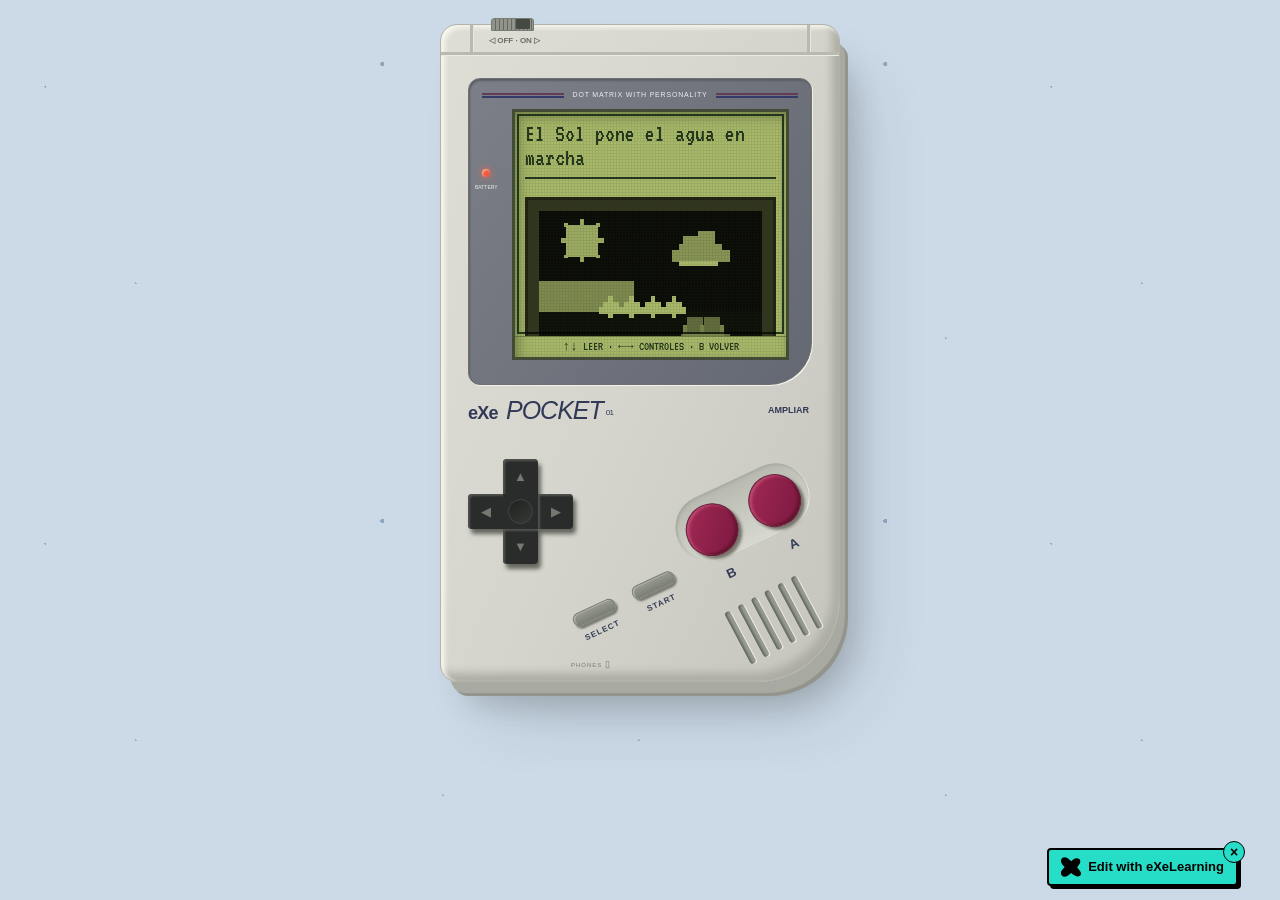
<file: html/evaporacion.html>
<!DOCTYPE html>
<html lang="es" id="exe-page-mollw3jc-jpifdaopo">
<head>
<meta charset="utf-8">
<meta name="generator" content="eXeLearning">
<meta name="viewport" content="width=device-width, initial-scale=1">
<link rel="license" type="text/html" href="https://creativecommons.org/publicdomain/zero/1.0/">
<title>Evaporación | El ciclo del agua · Pocket</title>
<link rel="icon" type="image/x-icon" href="../libs/favicon.ico">
<meta name="description" content="Recurso educativo de ejemplo sobre el ciclo del agua, presentado con el estilo retro Pocket.">
<script>document.querySelector("html").classList.add("js");</script><script src="../libs/jquery/jquery.min.js"> </script><script src="../libs/common_i18n.js"> </script><script src="../libs/common.js"> </script><script src="../libs/exe_export.js"> </script><script>window.exeXapi={"odeId":"2026043015560178H9VG","packageTitle":"El ciclo del agua · Pocket","language":"es"};</script><script src="../libs/xapi/exe_xapi.js"> </script><script src="../search_index.js"> </script><script src="../libs/bootstrap/bootstrap.bundle.min.js"> </script><link rel="stylesheet" href="../libs/bootstrap/bootstrap.min.css">
<script src="../idevices/text/text.js"></script><link rel="stylesheet" href="../idevices/text/text.css">
<link rel="stylesheet" href="../content/css/base.css"><script src="../theme/style.js"> </script><link rel="stylesheet" href="../theme/style.css">
<script src="../edit-in-exelearning.js" defer></script>
</head>
<body class="exe-export exe-web-site">
<script>document.body.className+=" js"</script>
<div class="exe-content exe-export pre-js siteNav-hidden"><a href="#page-mollw3jc-jpifdaopo" id="skipNav">Saltar al contenido</a> <nav id="siteNav">
<ul>
<li> <a href="../index.html" class="main-node no-ch">Inicio</a>
</li>
<li class="current-page-parent"> <a href="../html/el-ciclo-del-agua.html" class="daddy">El ciclo del agua</a>
<ul class="other-section">
<li class="active"> <a href="../html/evaporacion.html" class="active no-ch">Evaporación</a>
</li>
<li> <a href="../html/condensacion.html" class="no-ch">Condensación</a>
</li>
<li> <a href="../html/precipitacion.html" class="no-ch">Precipitación</a>
</li>
<li> <a href="../html/recogida.html" class="no-ch">Recogida</a>
</li>
</ul>
</li>
<li> <a href="../html/actividades.html" class="daddy">Actividades</a>
<ul class="other-section">
<li> <a href="../html/ordena-las-fases.html" class="no-ch">Ordena las fases</a>
</li>
<li> <a href="../html/verdadero-o-falso.html" class="no-ch">¿Verdadero o falso?</a>
</li>
</ul>
</li>
<li> <a href="../html/recursos.html" class="no-ch">Recursos</a>
</li>
<li> <a href="../html/creditos-y-descargas.html" class="no-ch">Créditos y descargas</a>
</li>
</ul>
</nav><main id="page-mollw3jc-jpifdaopo" class="page"> <div id="exe-client-search" data-block-order-string="Caja %e" data-no-results-string="Sin resultados.">
</div>
<header class="main-header"> <p class="page-counter"> <span class="page-counter-label">Página </span><span class="page-counter-content"> <strong class="page-counter-current-page">3</strong><span class="page-counter-sep">/</span><strong class="page-counter-total">11</strong></span></p>

<div class="package-header"><p class="package-title">El ciclo del agua · Pocket</p></div>
<div class="page-header"><h1 class="page-title">Evaporación</h1></div>
</header><div id="page-content-page-mollw3jc-jpifdaopo" class="page-content">
<article id="SP00000010" class="box">
<header class="box-head">
<div class="box-icon exe-icon">
<img src="../theme/icons/draw.svg" alt="" style="display:block;object-fit:contain;">
</div>
<h1 class="box-title">El Sol pone el agua en marcha</h1>
<button class="box-toggle box-toggle-on" title="Toggle content">
<span>Toggle content</span>
</button></header>
<div class="box-content">
<div id="SP00000011" class="idevice_node text" data-idevice-path="../idevices/text/" data-idevice-type="text" data-idevice-component-type="json" data-idevice-json-data="{&quot;ideviceId&quot;:&quot;SP00000011&quot;}">
<div class="exe-text-template"><div class="textIdeviceContent"><div class="exe-text-activity"><div><figure style="text-align:center;margin:10px 0 18px;"><img src="../content/resources/3d4a5de5-41ae-7ccc-14ea-9a188bca7f23.png" alt="El Sol calienta el agua y la transforma en vapor" style="max-width:320px;width:100%;height:auto;image-rendering:pixelated;border:3px solid #D700D7;" /><figcaption style="font-family:'VT323',monospace;font-size:16px;color:#707078;margin-top:6px;">El Sol calienta el agua y la transforma en vapor</figcaption></figure><p>La <strong>evaporación</strong> es la primera fase del ciclo. El calor del Sol transforma el agua líquida de mares, ríos y lagos en <strong>vapor de agua</strong>, que asciende a la atmósfera.</p><p>Las plantas también aportan vapor mediante un proceso llamado <em>transpiración</em>. La suma de ambos se conoce como <strong>evapotranspiración</strong>.</p><p class="clearfix"> </p></div></div></div></div>
</div>
</div>
</article>
</div></main><div class="nav-buttons">
<a href="../html/el-ciclo-del-agua.html" title="Anterior" class="nav-button nav-button-left"><span>Anterior</span></a>
<a href="../html/condensacion.html" title="Siguiente" class="nav-button nav-button-right"><span>Siguiente</span></a>
</div>
<footer id="siteFooter"><div id="siteFooterContent"> <div id="packageLicense" class="cc cc-0"> <p> <span class="license-label">Licencia: </span><a href="https://creativecommons.org/publicdomain/zero/1.0/" class="license">Creative Commons: CC0 1.0 Universal (dominio público)</a></p>
</div>
</div></footer>
</div>
<p id="made-with-eXe"> <a href="https://exelearning.net/" target="_blank" rel="noopener"> <span>Creado con eXeLearning <span>(Ventana nueva)</span></span></a></p>
</body>
</html>
</file>
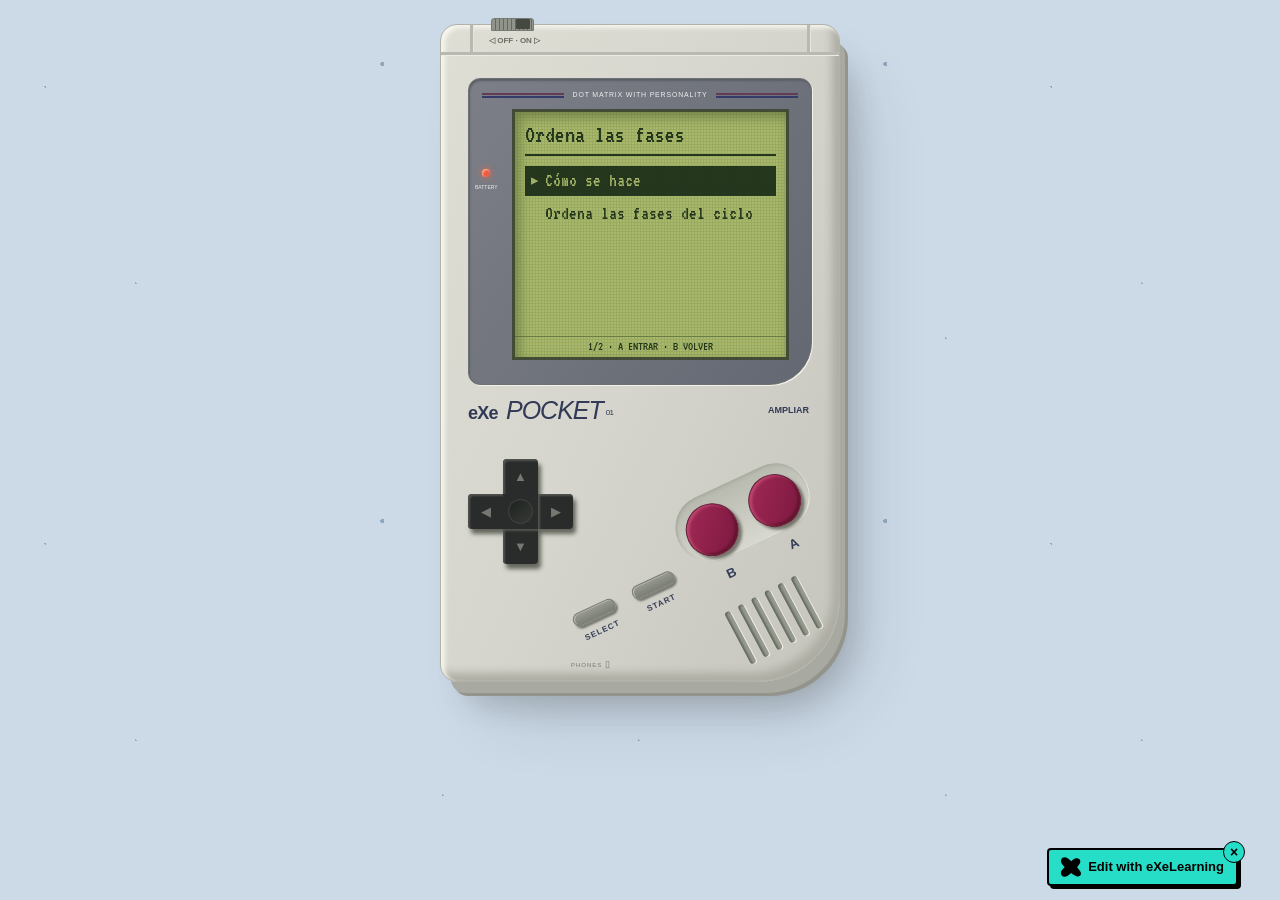
<file: html/ordena-las-fases.html>
<!DOCTYPE html>
<html lang="es" id="exe-page-mollw3jd-tosyz621d">
<head>
<meta charset="utf-8">
<meta name="generator" content="eXeLearning">
<meta name="viewport" content="width=device-width, initial-scale=1">
<link rel="license" type="text/html" href="https://creativecommons.org/publicdomain/zero/1.0/">
<title>Ordena las fases | El ciclo del agua · Pocket</title>
<link rel="icon" type="image/x-icon" href="../libs/favicon.ico">
<meta name="description" content="Recurso educativo de ejemplo sobre el ciclo del agua, presentado con el estilo retro Pocket.">
<script>document.querySelector("html").classList.add("js");</script><script src="../libs/jquery/jquery.min.js"> </script><script src="../libs/common_i18n.js"> </script><script src="../libs/common.js"> </script><script src="../libs/exe_export.js"> </script><script>window.exeXapi={"odeId":"2026043015560178H9VG","packageTitle":"El ciclo del agua · Pocket","language":"es"};</script><script src="../libs/xapi/exe_xapi.js"> </script><script src="../search_index.js"> </script><script src="../libs/bootstrap/bootstrap.bundle.min.js"> </script><link rel="stylesheet" href="../libs/bootstrap/bootstrap.min.css">
<script src="../idevices/text/text.js"></script><link rel="stylesheet" href="../idevices/text/text.css">
<script src="../idevices/scrambled-list/scrambled-list.js"></script><link rel="stylesheet" href="../idevices/scrambled-list/scrambled-list.css">
<link rel="stylesheet" href="../content/css/base.css"><script src="../theme/style.js"> </script><link rel="stylesheet" href="../theme/style.css">
<script src="../edit-in-exelearning.js" defer></script>
</head>
<body class="exe-export exe-web-site">
<script>document.body.className+=" js"</script>
<div class="exe-content exe-export pre-js siteNav-hidden"><a href="#page-mollw3jd-tosyz621d" id="skipNav">Saltar al contenido</a> <nav id="siteNav">
<ul>
<li> <a href="../index.html" class="main-node no-ch">Inicio</a>
</li>
<li> <a href="../html/el-ciclo-del-agua.html" class="daddy">El ciclo del agua</a>
<ul class="other-section">
<li> <a href="../html/evaporacion.html" class="no-ch">Evaporación</a>
</li>
<li> <a href="../html/condensacion.html" class="no-ch">Condensación</a>
</li>
<li> <a href="../html/precipitacion.html" class="no-ch">Precipitación</a>
</li>
<li> <a href="../html/recogida.html" class="no-ch">Recogida</a>
</li>
</ul>
</li>
<li class="current-page-parent"> <a href="../html/actividades.html" class="daddy">Actividades</a>
<ul class="other-section">
<li class="active"> <a href="../html/ordena-las-fases.html" class="active no-ch">Ordena las fases</a>
</li>
<li> <a href="../html/verdadero-o-falso.html" class="no-ch">¿Verdadero o falso?</a>
</li>
</ul>
</li>
<li> <a href="../html/recursos.html" class="no-ch">Recursos</a>
</li>
<li> <a href="../html/creditos-y-descargas.html" class="no-ch">Créditos y descargas</a>
</li>
</ul>
</nav><main id="page-mollw3jd-tosyz621d" class="page"> <div id="exe-client-search" data-block-order-string="Caja %e" data-no-results-string="Sin resultados.">
</div>
<header class="main-header"> <p class="page-counter"> <span class="page-counter-label">Página </span><span class="page-counter-content"> <strong class="page-counter-current-page">8</strong><span class="page-counter-sep">/</span><strong class="page-counter-total">11</strong></span></p>

<div class="package-header"><p class="package-title">El ciclo del agua · Pocket</p></div>
<div class="page-header"><h1 class="page-title">Ordena las fases</h1></div>
</header><div id="page-content-page-mollw3jd-tosyz621d" class="page-content">
<article id="SP00000025" class="box">
<header class="box-head">
<div class="box-icon exe-icon">
<img src="../theme/icons/pieces.svg" alt="" style="display:block;object-fit:contain;">
</div>
<h1 class="box-title">Cómo se hace</h1>
<button class="box-toggle box-toggle-on" title="Toggle content">
<span>Toggle content</span>
</button></header>
<div class="box-content">
<div id="SP00000026" class="idevice_node text" data-idevice-path="../idevices/text/" data-idevice-type="text" data-idevice-component-type="json" data-idevice-json-data="{&quot;ideviceId&quot;:&quot;SP00000026&quot;}">
<div class="exe-text-template"><div class="textIdeviceContent"><div class="exe-text-activity"><div><figure style="text-align:center;margin:10px 0 18px;"><img src="../content/resources/258fb284-be1e-044c-04d5-667796915e33.png" alt="Ordena las cuatro fases del ciclo" style="max-width:320px;width:100%;height:auto;image-rendering:pixelated;border:3px solid #D700D7;" /><figcaption style="font-family:'VT323',monospace;font-size:16px;color:#707078;margin-top:6px;">Ordena las cuatro fases del ciclo</figcaption></figure><p>Arrastra cada paso hasta dejar las fases en el <strong>orden natural</strong> en el que se producen.</p><p class="clearfix"> </p></div></div></div></div>
</div>
</div>
</article><article id="SP00000027" class="box">
<header class="box-head">
<div class="box-icon exe-icon">
<img src="../theme/icons/pieces.svg" alt="" style="display:block;object-fit:contain;">
</div>
<h1 class="box-title">Ordena las fases del ciclo</h1>
<button class="box-toggle box-toggle-on" title="Toggle content">
<span>Toggle content</span>
</button></header>
<div class="box-content">
<div id="SP00000028" class="idevice_node scrambled-list" data-idevice-path="../idevices/scrambled-list/" data-idevice-type="scrambled-list" data-idevice-component-type="json" data-idevice-json-data="{&quot;typeGame&quot;:&quot;ScrambledList&quot;,&quot;instructions&quot;:&quot;&lt;p&gt;Coloca las fases del ciclo del agua en su orden correcto.&lt;/p&gt;&quot;,&quot;textAfter&quot;:&quot;&quot;,&quot;afterElement&quot;:&quot;&quot;,&quot;options&quot;:[&quot;Evaporación: el calor del Sol hace que el agua se evapore.&quot;,&quot;Condensación: el vapor sube y se condensa formando nubes.&quot;,&quot;Precipitación: el agua vuelve a caer como lluvia o nieve.&quot;,&quot;Recogida: el agua se acumula en ríos, lagos y océanos.&quot;],&quot;time&quot;:0,&quot;buttonText&quot;:&quot;Comprobar&quot;,&quot;rightText&quot;:&quot;¡Correcto!&quot;,&quot;wrongText&quot;:&quot;Aún no. El orden correcto es:&quot;,&quot;isScorm&quot;:0,&quot;textButtonScorm&quot;:&quot;Guardar puntuación&quot;,&quot;repeatActivity&quot;:true,&quot;weighted&quot;:100,&quot;evaluation&quot;:true,&quot;evaluationID&quot;:&quot;98765&quot;,&quot;main&quot;:&quot;slSP00000028&quot;}" data-idevice-template="scrambled-list.html">
<div class="exe-sortableList" id="slSP00000028" scorm=false><div class="game-evaluation-ids js-hidden" data-id="SP00000028" data-evaluationid="98765"></div><div class="exe-sortableList-instructions"><p>Coloca las fases del ciclo del agua en su orden correcto.</p></div><ul class="exe-sortableList-list"><li>Evaporación: el calor del Sol hace que el agua se evapore.</li><li>Condensación: el vapor sube y se condensa formando nubes.</li><li>Precipitación: el agua vuelve a caer como lluvia o nieve.</li><li>Recogida: el agua se acumula en ríos, lagos y océanos.</li></ul><div style="display:none"><p class="exe-sortableList-buttonText">Comprobar</p><p class="exe-sortableList-rightText">¡Correcto!</p><p class="exe-sortableList-wrongText">Aún no. El orden correcto es:</p></div><div class="exe-scorm-message"></div></div>
</div>
</div>
</article>
</div></main><div class="nav-buttons">
<a href="../html/actividades.html" title="Anterior" class="nav-button nav-button-left"><span>Anterior</span></a>
<a href="../html/verdadero-o-falso.html" title="Siguiente" class="nav-button nav-button-right"><span>Siguiente</span></a>
</div>
<footer id="siteFooter"><div id="siteFooterContent"> <div id="packageLicense" class="cc cc-0"> <p> <span class="license-label">Licencia: </span><a href="https://creativecommons.org/publicdomain/zero/1.0/" class="license">Creative Commons: CC0 1.0 Universal (dominio público)</a></p>
</div>
</div></footer>
</div>
<p id="made-with-eXe"> <a href="https://exelearning.net/" target="_blank" rel="noopener"> <span>Creado con eXeLearning <span>(Ventana nueva)</span></span></a></p>
</body>
</html>
</file>
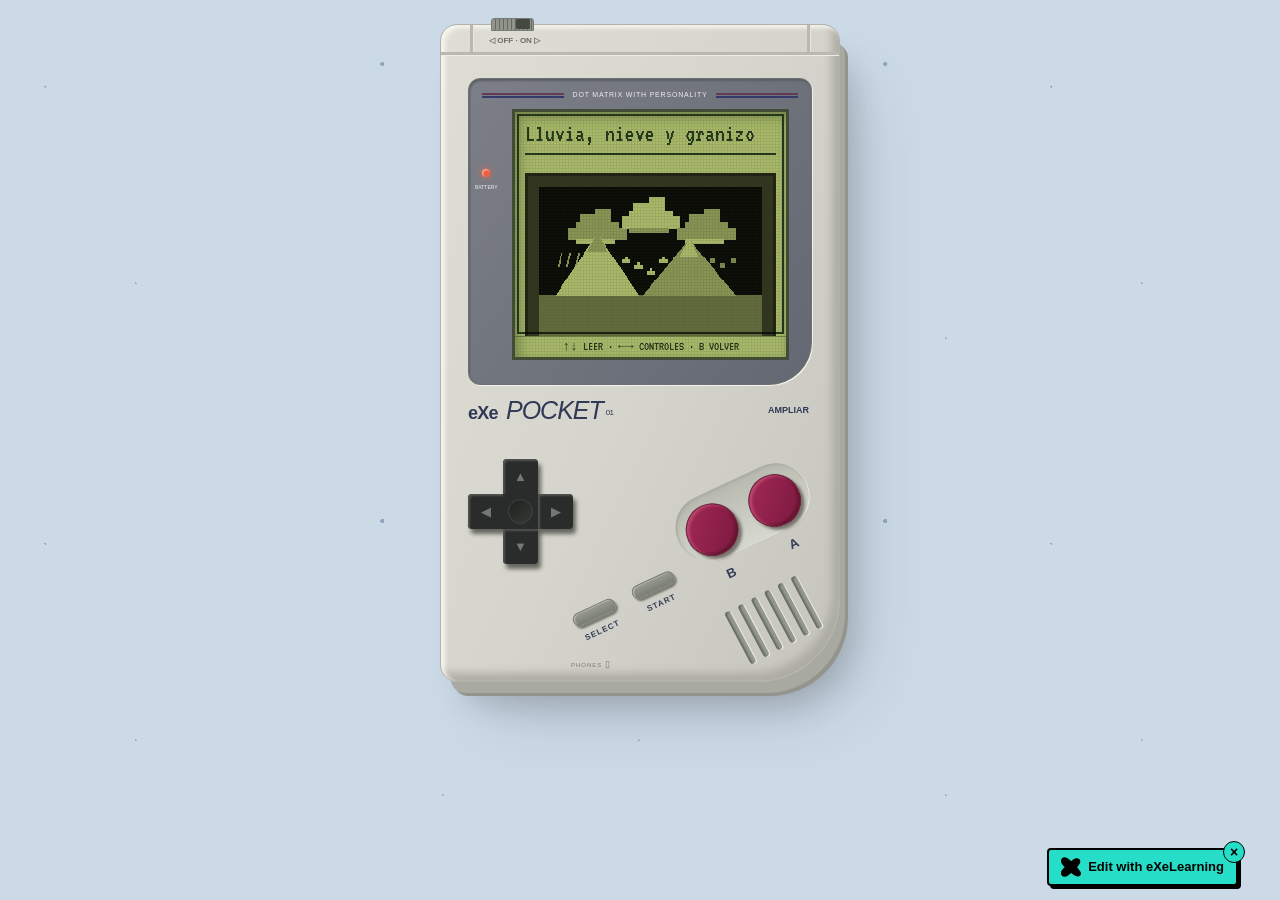
<file: html/precipitacion.html>
<!DOCTYPE html>
<html lang="es" id="exe-page-mollw3jc-n3ptfzfrz">
<head>
<meta charset="utf-8">
<meta name="generator" content="eXeLearning">
<meta name="viewport" content="width=device-width, initial-scale=1">
<link rel="license" type="text/html" href="https://creativecommons.org/publicdomain/zero/1.0/">
<title>Precipitación | El ciclo del agua · Pocket</title>
<link rel="icon" type="image/x-icon" href="../libs/favicon.ico">
<meta name="description" content="Recurso educativo de ejemplo sobre el ciclo del agua, presentado con el estilo retro Pocket.">
<script>document.querySelector("html").classList.add("js");</script><script src="../libs/jquery/jquery.min.js"> </script><script src="../libs/common_i18n.js"> </script><script src="../libs/common.js"> </script><script src="../libs/exe_export.js"> </script><script>window.exeXapi={"odeId":"2026043015560178H9VG","packageTitle":"El ciclo del agua · Pocket","language":"es"};</script><script src="../libs/xapi/exe_xapi.js"> </script><script src="../search_index.js"> </script><script src="../libs/bootstrap/bootstrap.bundle.min.js"> </script><link rel="stylesheet" href="../libs/bootstrap/bootstrap.min.css">
<script src="../idevices/text/text.js"></script><link rel="stylesheet" href="../idevices/text/text.css">
<link rel="stylesheet" href="../content/css/base.css"><script src="../theme/style.js"> </script><link rel="stylesheet" href="../theme/style.css">
<script src="../edit-in-exelearning.js" defer></script>
</head>
<body class="exe-export exe-web-site">
<script>document.body.className+=" js"</script>
<div class="exe-content exe-export pre-js siteNav-hidden"><a href="#page-mollw3jc-n3ptfzfrz" id="skipNav">Saltar al contenido</a> <nav id="siteNav">
<ul>
<li> <a href="../index.html" class="main-node no-ch">Inicio</a>
</li>
<li class="current-page-parent"> <a href="../html/el-ciclo-del-agua.html" class="daddy">El ciclo del agua</a>
<ul class="other-section">
<li> <a href="../html/evaporacion.html" class="no-ch">Evaporación</a>
</li>
<li> <a href="../html/condensacion.html" class="no-ch">Condensación</a>
</li>
<li class="active"> <a href="../html/precipitacion.html" class="active no-ch">Precipitación</a>
</li>
<li> <a href="../html/recogida.html" class="no-ch">Recogida</a>
</li>
</ul>
</li>
<li> <a href="../html/actividades.html" class="daddy">Actividades</a>
<ul class="other-section">
<li> <a href="../html/ordena-las-fases.html" class="no-ch">Ordena las fases</a>
</li>
<li> <a href="../html/verdadero-o-falso.html" class="no-ch">¿Verdadero o falso?</a>
</li>
</ul>
</li>
<li> <a href="../html/recursos.html" class="no-ch">Recursos</a>
</li>
<li> <a href="../html/creditos-y-descargas.html" class="no-ch">Créditos y descargas</a>
</li>
</ul>
</nav><main id="page-mollw3jc-n3ptfzfrz" class="page"> <div id="exe-client-search" data-block-order-string="Caja %e" data-no-results-string="Sin resultados.">
</div>
<header class="main-header"> <p class="page-counter"> <span class="page-counter-label">Página </span><span class="page-counter-content"> <strong class="page-counter-current-page">5</strong><span class="page-counter-sep">/</span><strong class="page-counter-total">11</strong></span></p>

<div class="package-header"><p class="package-title">El ciclo del agua · Pocket</p></div>
<div class="page-header"><h1 class="page-title">Precipitación</h1></div>
</header><div id="page-content-page-mollw3jc-n3ptfzfrz" class="page-content">
<article id="SP00000016" class="box">
<header class="box-head">
<div class="box-icon exe-icon">
<img src="../theme/icons/draw.svg" alt="" style="display:block;object-fit:contain;">
</div>
<h1 class="box-title">Lluvia, nieve y granizo</h1>
<button class="box-toggle box-toggle-on" title="Toggle content">
<span>Toggle content</span>
</button></header>
<div class="box-content">
<div id="SP00000017" class="idevice_node text" data-idevice-path="../idevices/text/" data-idevice-type="text" data-idevice-component-type="json" data-idevice-json-data="{&quot;ideviceId&quot;:&quot;SP00000017&quot;}">
<div class="exe-text-template"><div class="textIdeviceContent"><div class="exe-text-activity"><div><figure style="text-align:center;margin:10px 0 18px;"><img src="../content/resources/SP00000017/05-precipitacion.png" alt="Lluvia, nieve y granizo caen desde las nubes" style="max-width:320px;width:100%;height:auto;image-rendering:pixelated;border:3px solid #D700D7;" /><figcaption style="font-family:'VT323',monospace;font-size:16px;color:#707078;margin-top:6px;">Lluvia, nieve y granizo caen desde las nubes</figcaption></figure><p>La <strong>precipitación</strong> es la caída del agua desde las nubes hasta la superficie terrestre. Puede adoptar forma de:</p><ul><li><strong>Lluvia</strong>, si las gotas caen líquidas.</li><li><strong>Nieve</strong>, si se congelan formando cristales.</li><li><strong>Granizo</strong>, si se forman bolitas de hielo.</li></ul><p>En regiones frías, buena parte del agua queda almacenada en <em>glaciares</em> y neveros durante siglos.</p><p class="clearfix"> </p></div></div></div></div>
</div>
</div>
</article>
</div></main><div class="nav-buttons">
<a href="../html/condensacion.html" title="Anterior" class="nav-button nav-button-left"><span>Anterior</span></a>
<a href="../html/recogida.html" title="Siguiente" class="nav-button nav-button-right"><span>Siguiente</span></a>
</div>
<footer id="siteFooter"><div id="siteFooterContent"> <div id="packageLicense" class="cc cc-0"> <p> <span class="license-label">Licencia: </span><a href="https://creativecommons.org/publicdomain/zero/1.0/" class="license">Creative Commons: CC0 1.0 Universal (dominio público)</a></p>
</div>
</div></footer>
</div>
<p id="made-with-eXe"> <a href="https://exelearning.net/" target="_blank" rel="noopener"> <span>Creado con eXeLearning <span>(Ventana nueva)</span></span></a></p>
</body>
</html>
</file>
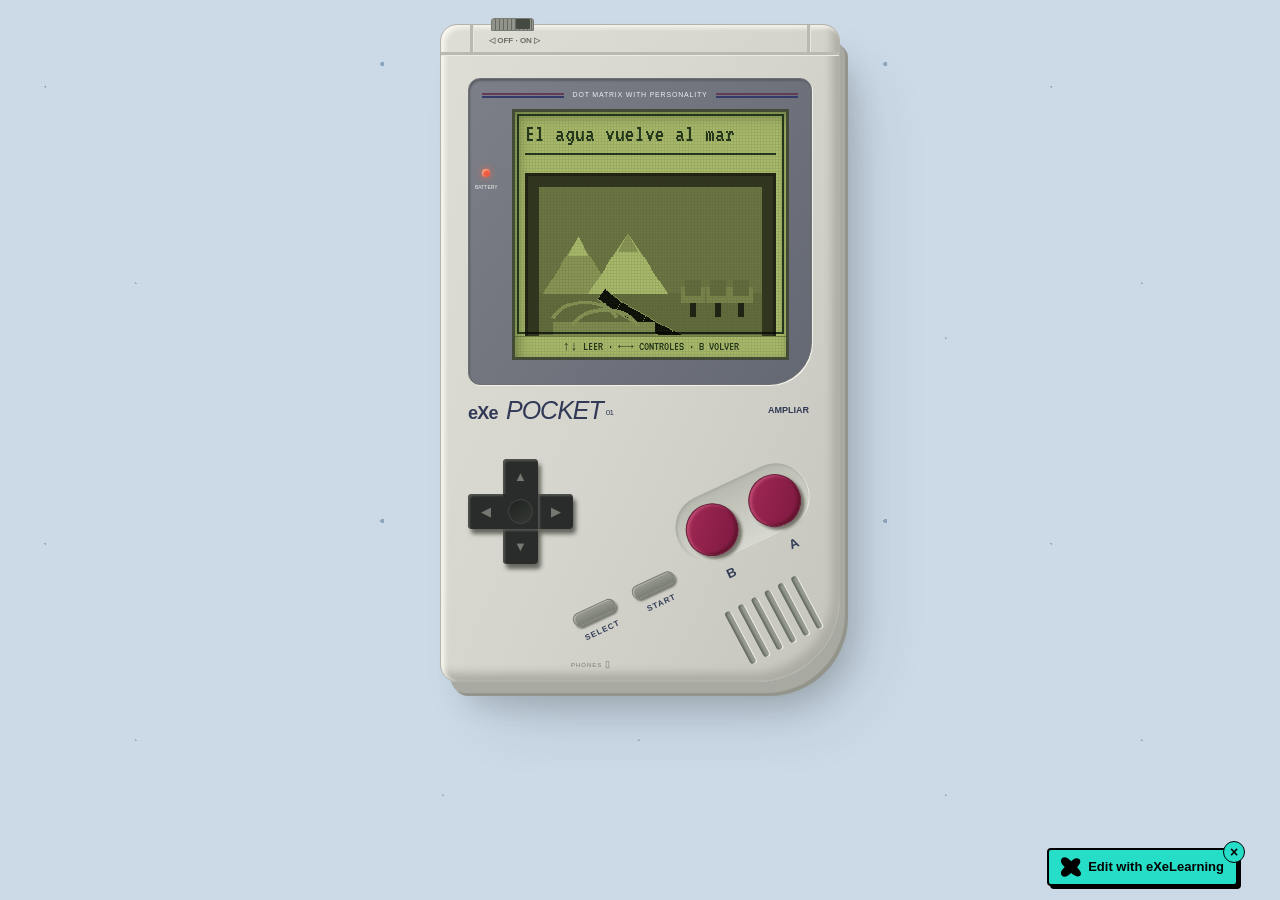
<file: html/recogida.html>
<!DOCTYPE html>
<html lang="es" id="exe-page-mollw3jd-iqkzrmua9">
<head>
<meta charset="utf-8">
<meta name="generator" content="eXeLearning">
<meta name="viewport" content="width=device-width, initial-scale=1">
<link rel="license" type="text/html" href="https://creativecommons.org/publicdomain/zero/1.0/">
<title>Recogida | El ciclo del agua · Pocket</title>
<link rel="icon" type="image/x-icon" href="../libs/favicon.ico">
<meta name="description" content="Recurso educativo de ejemplo sobre el ciclo del agua, presentado con el estilo retro Pocket.">
<script>document.querySelector("html").classList.add("js");</script><script src="../libs/jquery/jquery.min.js"> </script><script src="../libs/common_i18n.js"> </script><script src="../libs/common.js"> </script><script src="../libs/exe_export.js"> </script><script>window.exeXapi={"odeId":"2026043015560178H9VG","packageTitle":"El ciclo del agua · Pocket","language":"es"};</script><script src="../libs/xapi/exe_xapi.js"> </script><script src="../search_index.js"> </script><script src="../libs/bootstrap/bootstrap.bundle.min.js"> </script><link rel="stylesheet" href="../libs/bootstrap/bootstrap.min.css">
<script src="../idevices/text/text.js"></script><link rel="stylesheet" href="../idevices/text/text.css">
<link rel="stylesheet" href="../content/css/base.css"><script src="../theme/style.js"> </script><link rel="stylesheet" href="../theme/style.css">
<script src="../edit-in-exelearning.js" defer></script>
</head>
<body class="exe-export exe-web-site">
<script>document.body.className+=" js"</script>
<div class="exe-content exe-export pre-js siteNav-hidden"><a href="#page-mollw3jd-iqkzrmua9" id="skipNav">Saltar al contenido</a> <nav id="siteNav">
<ul>
<li> <a href="../index.html" class="main-node no-ch">Inicio</a>
</li>
<li class="current-page-parent"> <a href="../html/el-ciclo-del-agua.html" class="daddy">El ciclo del agua</a>
<ul class="other-section">
<li> <a href="../html/evaporacion.html" class="no-ch">Evaporación</a>
</li>
<li> <a href="../html/condensacion.html" class="no-ch">Condensación</a>
</li>
<li> <a href="../html/precipitacion.html" class="no-ch">Precipitación</a>
</li>
<li class="active"> <a href="../html/recogida.html" class="active no-ch">Recogida</a>
</li>
</ul>
</li>
<li> <a href="../html/actividades.html" class="daddy">Actividades</a>
<ul class="other-section">
<li> <a href="../html/ordena-las-fases.html" class="no-ch">Ordena las fases</a>
</li>
<li> <a href="../html/verdadero-o-falso.html" class="no-ch">¿Verdadero o falso?</a>
</li>
</ul>
</li>
<li> <a href="../html/recursos.html" class="no-ch">Recursos</a>
</li>
<li> <a href="../html/creditos-y-descargas.html" class="no-ch">Créditos y descargas</a>
</li>
</ul>
</nav><main id="page-mollw3jd-iqkzrmua9" class="page"> <div id="exe-client-search" data-block-order-string="Caja %e" data-no-results-string="Sin resultados.">
</div>
<header class="main-header"> <p class="page-counter"> <span class="page-counter-label">Página </span><span class="page-counter-content"> <strong class="page-counter-current-page">6</strong><span class="page-counter-sep">/</span><strong class="page-counter-total">11</strong></span></p>

<div class="package-header"><p class="package-title">El ciclo del agua · Pocket</p></div>
<div class="page-header"><h1 class="page-title">Recogida</h1></div>
</header><div id="page-content-page-mollw3jd-iqkzrmua9" class="page-content">
<article id="SP00000019" class="box">
<header class="box-head">
<div class="box-icon exe-icon">
<img src="../theme/icons/draw.svg" alt="" style="display:block;object-fit:contain;">
</div>
<h1 class="box-title">El agua vuelve al mar</h1>
<button class="box-toggle box-toggle-on" title="Toggle content">
<span>Toggle content</span>
</button></header>
<div class="box-content">
<div id="SP00000020" class="idevice_node text" data-idevice-path="../idevices/text/" data-idevice-type="text" data-idevice-component-type="json" data-idevice-json-data="{&quot;ideviceId&quot;:&quot;SP00000020&quot;}">
<div class="exe-text-template"><div class="textIdeviceContent"><div class="exe-text-activity"><div><figure style="text-align:center;margin:10px 0 18px;"><img src="../content/resources/SP00000020/06-recogida.png" alt="Ríos, lagos y océanos recogen el agua que vuelve" style="max-width:320px;width:100%;height:auto;image-rendering:pixelated;border:3px solid #D700D7;" /><figcaption style="font-family:'VT323',monospace;font-size:16px;color:#707078;margin-top:6px;">Ríos, lagos y océanos recogen el agua que vuelve</figcaption></figure><p>El agua de lluvia y nieve fluye por la superficie formando arroyos, ríos y embalses. Parte se filtra en el terreno creando <strong>acuíferos</strong> subterráneos.</p><p>Tarde o temprano, toda esa agua regresa al océano y el ciclo vuelve a comenzar.</p><p><em>Y así, gota a gota, el agua ha estado circulando por la Tierra desde hace miles de millones de años.</em></p><p class="clearfix"> </p></div></div></div></div>
</div>
</div>
</article>
</div></main><div class="nav-buttons">
<a href="../html/precipitacion.html" title="Anterior" class="nav-button nav-button-left"><span>Anterior</span></a>
<a href="../html/actividades.html" title="Siguiente" class="nav-button nav-button-right"><span>Siguiente</span></a>
</div>
<footer id="siteFooter"><div id="siteFooterContent"> <div id="packageLicense" class="cc cc-0"> <p> <span class="license-label">Licencia: </span><a href="https://creativecommons.org/publicdomain/zero/1.0/" class="license">Creative Commons: CC0 1.0 Universal (dominio público)</a></p>
</div>
</div></footer>
</div>
<p id="made-with-eXe"> <a href="https://exelearning.net/" target="_blank" rel="noopener"> <span>Creado con eXeLearning <span>(Ventana nueva)</span></span></a></p>
</body>
</html>
</file>
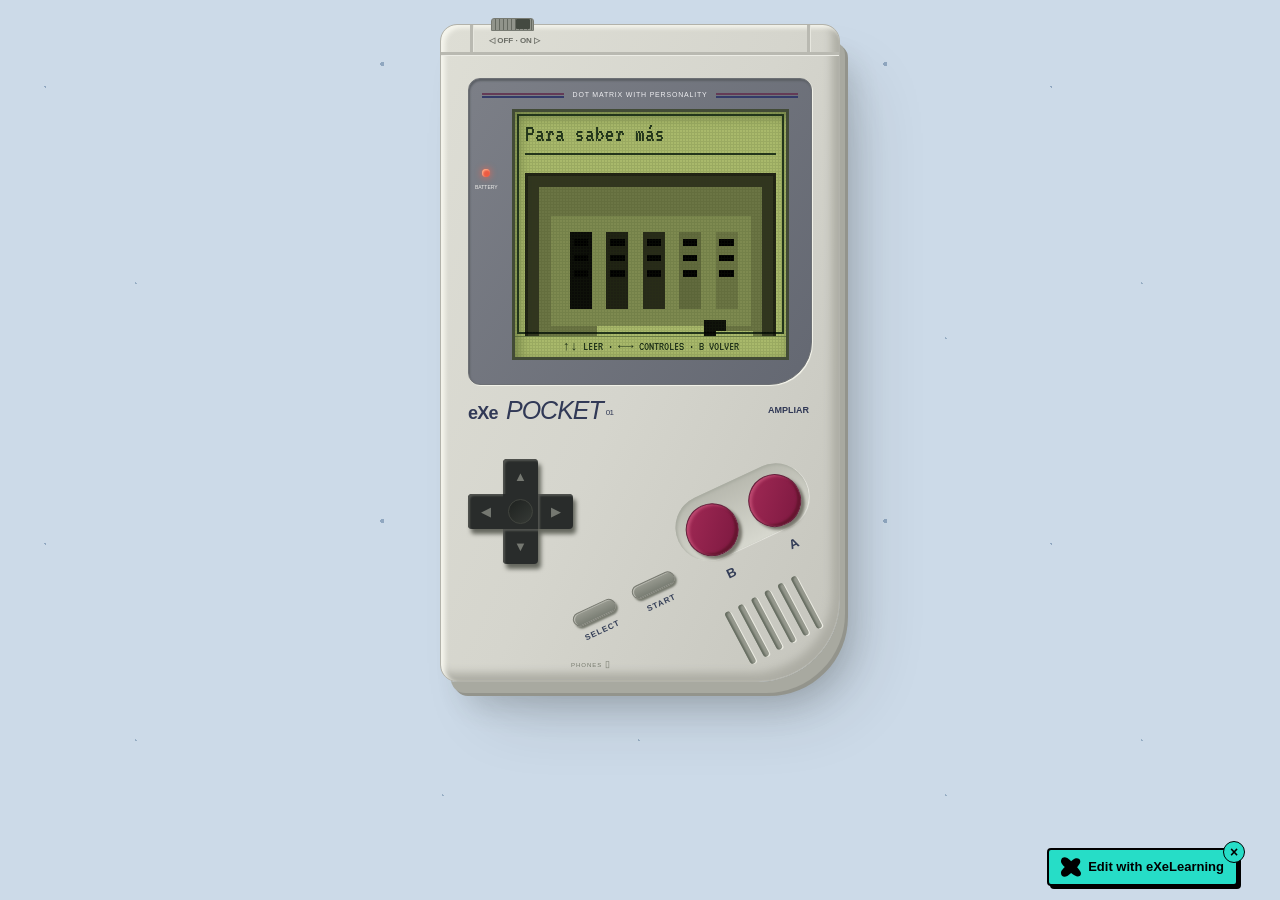
<file: html/recursos.html>
<!DOCTYPE html>
<html lang="es" id="exe-page-mollw3je-eff1xcrd0">
<head>
<meta charset="utf-8">
<meta name="generator" content="eXeLearning">
<meta name="viewport" content="width=device-width, initial-scale=1">
<link rel="license" type="text/html" href="https://creativecommons.org/publicdomain/zero/1.0/">
<title>Recursos | El ciclo del agua · Pocket</title>
<link rel="icon" type="image/x-icon" href="../libs/favicon.ico">
<meta name="description" content="Recurso educativo de ejemplo sobre el ciclo del agua, presentado con el estilo retro Pocket.">
<script>document.querySelector("html").classList.add("js");</script><script src="../libs/jquery/jquery.min.js"> </script><script src="../libs/common_i18n.js"> </script><script src="../libs/common.js"> </script><script src="../libs/exe_export.js"> </script><script>window.exeXapi={"odeId":"2026043015560178H9VG","packageTitle":"El ciclo del agua · Pocket","language":"es"};</script><script src="../libs/xapi/exe_xapi.js"> </script><script src="../search_index.js"> </script><script src="../libs/bootstrap/bootstrap.bundle.min.js"> </script><link rel="stylesheet" href="../libs/bootstrap/bootstrap.min.css">
<script src="../idevices/text/text.js"></script><link rel="stylesheet" href="../idevices/text/text.css">
<link rel="stylesheet" href="../content/css/base.css"><script src="../theme/style.js"> </script><link rel="stylesheet" href="../theme/style.css">
<script src="../edit-in-exelearning.js" defer></script>
</head>
<body class="exe-export exe-web-site">
<script>document.body.className+=" js"</script>
<div class="exe-content exe-export pre-js siteNav-hidden"><a href="#page-mollw3je-eff1xcrd0" id="skipNav">Saltar al contenido</a> <nav id="siteNav">
<ul>
<li> <a href="../index.html" class="main-node no-ch">Inicio</a>
</li>
<li> <a href="../html/el-ciclo-del-agua.html" class="daddy">El ciclo del agua</a>
<ul class="other-section">
<li> <a href="../html/evaporacion.html" class="no-ch">Evaporación</a>
</li>
<li> <a href="../html/condensacion.html" class="no-ch">Condensación</a>
</li>
<li> <a href="../html/precipitacion.html" class="no-ch">Precipitación</a>
</li>
<li> <a href="../html/recogida.html" class="no-ch">Recogida</a>
</li>
</ul>
</li>
<li> <a href="../html/actividades.html" class="daddy">Actividades</a>
<ul class="other-section">
<li> <a href="../html/ordena-las-fases.html" class="no-ch">Ordena las fases</a>
</li>
<li> <a href="../html/verdadero-o-falso.html" class="no-ch">¿Verdadero o falso?</a>
</li>
</ul>
</li>
<li class="active"> <a href="../html/recursos.html" class="active no-ch">Recursos</a>
</li>
<li> <a href="../html/creditos-y-descargas.html" class="no-ch">Créditos y descargas</a>
</li>
</ul>
</nav><main id="page-mollw3je-eff1xcrd0" class="page"> <div id="exe-client-search" data-block-order-string="Caja %e" data-no-results-string="Sin resultados.">
</div>
<header class="main-header"> <p class="page-counter"> <span class="page-counter-label">Página </span><span class="page-counter-content"> <strong class="page-counter-current-page">10</strong><span class="page-counter-sep">/</span><strong class="page-counter-total">11</strong></span></p>

<div class="package-header"><p class="package-title">El ciclo del agua · Pocket</p></div>
<div class="page-header"><h1 class="page-title">Recursos</h1></div>
</header><div id="page-content-page-mollw3je-eff1xcrd0" class="page-content">
<article id="SP00000035" class="box">
<header class="box-head">
<div class="box-icon exe-icon">
<img src="../theme/icons/book.svg" alt="" style="display:block;object-fit:contain;">
</div>
<h1 class="box-title">Para saber más</h1>
<button class="box-toggle box-toggle-on" title="Toggle content">
<span>Toggle content</span>
</button></header>
<div class="box-content">
<div id="SP00000036" class="idevice_node text" data-idevice-path="../idevices/text/" data-idevice-type="text" data-idevice-component-type="json" data-idevice-json-data="{&quot;ideviceId&quot;:&quot;SP00000036&quot;}">
<div class="exe-text-template"><div class="textIdeviceContent"><div class="exe-text-activity"><div><figure style="text-align:center;margin:10px 0 18px;"><img src="../content/resources/SP00000036/10-recursos.png" alt="Enlaces para seguir aprendiendo" style="max-width:320px;width:100%;height:auto;image-rendering:pixelated;border:3px solid #D700D7;" /><figcaption style="font-family:'VT323',monospace;font-size:16px;color:#707078;margin-top:6px;">Enlaces para seguir aprendiendo</figcaption></figure><p>Estos recursos te ayudarán a profundizar en el ciclo del agua:</p>
        <ul>
          <li><a href="https://es.wikipedia.org/wiki/Ciclo_hidrol%C3%B3gico" target="_blank" rel="noopener">Wikipedia · Ciclo hidrológico</a></li>
          <li><a href="https://www.juntadeandalucia.es/educacion/permanente/materiales/" target="_blank" rel="noopener">Materiales de educación permanente</a></li>
          <li><a href="https://exelearning.net/" target="_blank" rel="noopener">exelearning.net</a> — la herramienta con la que se ha creado este recurso</li>
        </ul>
        <p><em>Licencia: CC0 1.0 Universal (dominio público). Puedes reutilizar y modificar este material sin restricciones de derechos de autor.</em></p><p class="clearfix"> </p></div></div></div></div>
</div>
</div>
</article>
</div></main><div class="nav-buttons">
<a href="../html/verdadero-o-falso.html" title="Anterior" class="nav-button nav-button-left"><span>Anterior</span></a>
<a href="../html/creditos-y-descargas.html" title="Siguiente" class="nav-button nav-button-right"><span>Siguiente</span></a>
</div>
<footer id="siteFooter"><div id="siteFooterContent"> <div id="packageLicense" class="cc cc-0"> <p> <span class="license-label">Licencia: </span><a href="https://creativecommons.org/publicdomain/zero/1.0/" class="license">Creative Commons: CC0 1.0 Universal (dominio público)</a></p>
</div>
</div></footer>
</div>
<p id="made-with-eXe"> <a href="https://exelearning.net/" target="_blank" rel="noopener"> <span>Creado con eXeLearning <span>(Ventana nueva)</span></span></a></p>
</body>
</html>
</file>
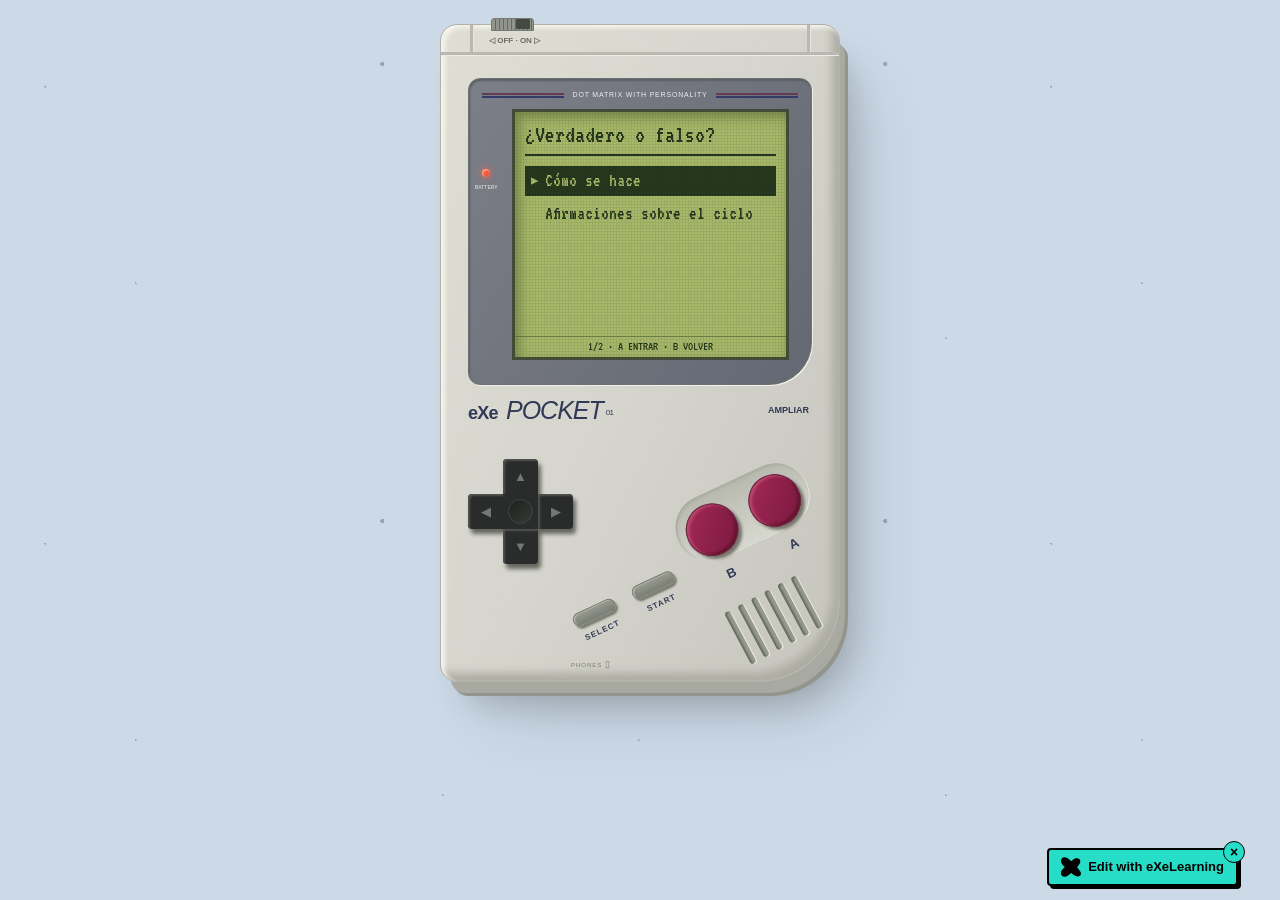
<file: html/verdadero-o-falso.html>
<!DOCTYPE html>
<html lang="es" id="exe-page-mollw3jd-vri7nuwu5">
<head>
<meta charset="utf-8">
<meta name="generator" content="eXeLearning">
<meta name="viewport" content="width=device-width, initial-scale=1">
<link rel="license" type="text/html" href="https://creativecommons.org/publicdomain/zero/1.0/">
<title>¿Verdadero o falso? | El ciclo del agua · Pocket</title>
<link rel="icon" type="image/x-icon" href="../libs/favicon.ico">
<meta name="description" content="Recurso educativo de ejemplo sobre el ciclo del agua, presentado con el estilo retro Pocket.">
<script>document.querySelector("html").classList.add("js");</script><script src="../libs/jquery/jquery.min.js"> </script><script src="../libs/common_i18n.js"> </script><script src="../libs/common.js"> </script><script src="../libs/exe_export.js"> </script><script>window.exeXapi={"odeId":"2026043015560178H9VG","packageTitle":"El ciclo del agua · Pocket","language":"es"};</script><script src="../libs/xapi/exe_xapi.js"> </script><script src="../search_index.js"> </script><script src="../libs/bootstrap/bootstrap.bundle.min.js"> </script><link rel="stylesheet" href="../libs/bootstrap/bootstrap.min.css">
<script src="../idevices/text/text.js"></script><link rel="stylesheet" href="../idevices/text/text.css">
<script src="../idevices/trueorfalse/trueorfalse.js"></script><link rel="stylesheet" href="../idevices/trueorfalse/trueorfalse.css">
<link rel="stylesheet" href="../content/css/base.css"><script src="../theme/style.js"> </script><link rel="stylesheet" href="../theme/style.css">
<script src="../edit-in-exelearning.js" defer></script>
</head>
<body class="exe-export exe-web-site">
<script>document.body.className+=" js"</script>
<div class="exe-content exe-export pre-js siteNav-hidden"><a href="#page-mollw3jd-vri7nuwu5" id="skipNav">Saltar al contenido</a> <nav id="siteNav">
<ul>
<li> <a href="../index.html" class="main-node no-ch">Inicio</a>
</li>
<li> <a href="../html/el-ciclo-del-agua.html" class="daddy">El ciclo del agua</a>
<ul class="other-section">
<li> <a href="../html/evaporacion.html" class="no-ch">Evaporación</a>
</li>
<li> <a href="../html/condensacion.html" class="no-ch">Condensación</a>
</li>
<li> <a href="../html/precipitacion.html" class="no-ch">Precipitación</a>
</li>
<li> <a href="../html/recogida.html" class="no-ch">Recogida</a>
</li>
</ul>
</li>
<li class="current-page-parent"> <a href="../html/actividades.html" class="daddy">Actividades</a>
<ul class="other-section">
<li> <a href="../html/ordena-las-fases.html" class="no-ch">Ordena las fases</a>
</li>
<li class="active"> <a href="../html/verdadero-o-falso.html" class="active no-ch">¿Verdadero o falso?</a>
</li>
</ul>
</li>
<li> <a href="../html/recursos.html" class="no-ch">Recursos</a>
</li>
<li> <a href="../html/creditos-y-descargas.html" class="no-ch">Créditos y descargas</a>
</li>
</ul>
</nav><main id="page-mollw3jd-vri7nuwu5" class="page"> <div id="exe-client-search" data-block-order-string="Caja %e" data-no-results-string="Sin resultados.">
</div>
<header class="main-header"> <p class="page-counter"> <span class="page-counter-label">Página </span><span class="page-counter-content"> <strong class="page-counter-current-page">9</strong><span class="page-counter-sep">/</span><strong class="page-counter-total">11</strong></span></p>

<div class="package-header"><p class="package-title">El ciclo del agua · Pocket</p></div>
<div class="page-header"><h1 class="page-title">¿Verdadero o falso?</h1></div>
</header><div id="page-content-page-mollw3jd-vri7nuwu5" class="page-content">
<article id="SP00000030" class="box">
<header class="box-head">
<div class="box-icon exe-icon">
<img src="../theme/icons/ask.svg" alt="" style="display:block;object-fit:contain;">
</div>
<h1 class="box-title">Cómo se hace</h1>
<button class="box-toggle box-toggle-on" title="Toggle content">
<span>Toggle content</span>
</button></header>
<div class="box-content">
<div id="SP00000031" class="idevice_node text" data-idevice-path="../idevices/text/" data-idevice-type="text" data-idevice-component-type="json" data-idevice-json-data="{&quot;ideviceId&quot;:&quot;SP00000031&quot;}">
<div class="exe-text-template"><div class="textIdeviceContent"><div class="exe-text-activity"><div><figure style="text-align:center;margin:10px 0 18px;"><img src="../content/resources/SP00000031/09-verdadero-o-falso.png" alt="Decide si cada afirmación es verdadera o falsa" style="max-width:320px;width:100%;height:auto;image-rendering:pixelated;border:3px solid #D700D7;" /><figcaption style="font-family:'VT323',monospace;font-size:16px;color:#707078;margin-top:6px;">Decide si cada afirmación es verdadera o falsa</figcaption></figure><p>Lee cada afirmación y decide si es <strong>verdadera</strong> o <strong>falsa</strong>.</p><p class="clearfix"> </p></div></div></div></div>
</div>
</div>
</article><article id="SP00000032" class="box">
<header class="box-head">
<div class="box-icon exe-icon">
<img src="../theme/icons/ask.svg" alt="" style="display:block;object-fit:contain;">
</div>
<h1 class="box-title">Afirmaciones sobre el ciclo</h1>
<button class="box-toggle box-toggle-on" title="Toggle content">
<span>Toggle content</span>
</button></header>
<div class="box-content">
<div id="SP00000033" class="idevice_node trueorfalse" data-idevice-path="../idevices/trueorfalse/" data-idevice-type="trueorfalse" data-idevice-component-type="json" data-idevice-json-data="{&quot;ideviceId&quot;:&quot;SP00000033&quot;,&quot;eXeFormInstructions&quot;:&quot;&lt;p&gt;Marca V o F según corresponda.&lt;/p&gt;&quot;,&quot;questionsData&quot;:[{&quot;baseText&quot;:&quot;El Sol es la principal fuente de energía del ciclo del agua.&quot;,&quot;answer&quot;:&quot;True&quot;,&quot;feedback&quot;:&quot;Correcto. Sin el Sol no habría evaporación.&quot;,&quot;hint&quot;:&quot;&quot;},{&quot;baseText&quot;:&quot;La condensación consiste en que el agua líquida se convierte en vapor.&quot;,&quot;answer&quot;:&quot;False&quot;,&quot;feedback&quot;:&quot;Falso. Eso es la evaporación. La condensación es el paso contrario.&quot;,&quot;hint&quot;:&quot;&quot;},{&quot;baseText&quot;:&quot;La nieve también es una forma de precipitación.&quot;,&quot;answer&quot;:&quot;True&quot;,&quot;feedback&quot;:&quot;Correcto. Lluvia, granizo y nieve son precipitaciones.&quot;,&quot;hint&quot;:&quot;&quot;},{&quot;baseText&quot;:&quot;El ciclo del agua comienza y acaba siempre en los océanos.&quot;,&quot;answer&quot;:&quot;False&quot;,&quot;feedback&quot;:&quot;No del todo: es un ciclo continuo sin principio ni fin claros.&quot;,&quot;hint&quot;:&quot;&quot;}],&quot;isScorm&quot;:0,&quot;evaluation&quot;:false,&quot;isTest&quot;:true,&quot;time&quot;:0}" data-idevice-template="trueorfalse.html">
<div class="exe-tof-template" id="tfSP00000033"><div class="exe-tof-instructions"><p>Marca V o F según corresponda.</p></div><div class="exe-tof-question"><p>El Sol es la principal fuente de energía del ciclo del agua.</p></div><div class="exe-tof-question"><p>La condensación consiste en que el agua líquida se convierte en vapor.</p></div><div class="exe-tof-question"><p>La nieve también es una forma de precipitación.</p></div><div class="exe-tof-question"><p>El ciclo del agua comienza y acaba siempre en los océanos.</p></div></div>
</div>
</div>
</article>
</div></main><div class="nav-buttons">
<a href="../html/ordena-las-fases.html" title="Anterior" class="nav-button nav-button-left"><span>Anterior</span></a>
<a href="../html/recursos.html" title="Siguiente" class="nav-button nav-button-right"><span>Siguiente</span></a>
</div>
<footer id="siteFooter"><div id="siteFooterContent"> <div id="packageLicense" class="cc cc-0"> <p> <span class="license-label">Licencia: </span><a href="https://creativecommons.org/publicdomain/zero/1.0/" class="license">Creative Commons: CC0 1.0 Universal (dominio público)</a></p>
</div>
</div></footer>
</div>
<p id="made-with-eXe"> <a href="https://exelearning.net/" target="_blank" rel="noopener"> <span>Creado con eXeLearning <span>(Ventana nueva)</span></span></a></p>
</body>
</html>
</file>
<file: idevices/text/text.css>
/* Text iDevice (export CSS) */
.exe-text-activity > div {
    display: flow-root;
}

.exe-text-activity div.inline {
    display: flex;
}

.exe-text-activity div.inline dt {
    margin: 0 0 0 auto;
}

.exe-text-activity div.inline dd {
    margin-left: 10px;
}

.idevice_node.text .iDevice_buttons.feedback-button {
    margin-bottom: 1em;
}
</file>
<file: content/css/base.css>
.exe-content{
  background: #fff;
}

.exe-content .page-title{
  font-size: 1.45em;
}

.exe-content .box{
  margin-top: 20px;
  border: 1px solid #dbdbdb;
}

.exe-content .box-head {
  border-bottom: 1px solid #dbdbdb;
}

.exe-export .no-header .box-head {
  border-bottom: 0;
}

.exe-content .box-head .box-title {
  margin: 0;
  font-size: 1.2em;
}

.exe-content .exe-material-icon {
  display: block;
  width: 40px;
  height: 40px;
  background-color: currentColor;
  -webkit-mask-image: var(--exe-material-icon-url);
  mask-image: var(--exe-material-icon-url);
  -webkit-mask-repeat: no-repeat;
  mask-repeat: no-repeat;
  -webkit-mask-position: center;
  mask-position: center;
  -webkit-mask-size: contain;
  mask-size: contain;
  /* 20px live area on a 24px grid: scale 24/20 so the ink matches the Style icons.
     Kept in step with the editor rule in assets/styles/layout/_execontent.scss. */
  transform: scale(1.2);
}

.exe-content a{
  color: #5a7f0c;
}

.exe-content a:hover,
.exe-content a:focus{
  color: #71a300;
}

.exe-content h2{
  font-size: 1.45em;
}
.exe-content h3{
  font-size: 1.35em;
}
.exe-content h4{
  font-size: 1.25em;
}
.exe-content h5{
  font-size: 1.15em;
}

.exe-content a {
    text-decoration: none
}

.exe-content a:hover,
.exe-content a:focus {
    text-decoration: underline
}

/* Underlined links */
.box-content a {
    text-decoration: underline;
}
.box-content a:hover {
    text-decoration: none;
}
.box-content a:focus {
    text-decoration: underline;
}

@media print {
    .external-iframe-src {
        display: block !important;
        margin: 2em 0;
        font-size: .95em;
        text-align: center
    }

    #made-with-eXe {
        display: none
    }
}

.external-iframe {
    border: 0
}

.pre-code {
    background: #112C4A;
    color: #E7ECF1;
    font-family: Monaco, Courier, monospace;
    border-radius: 9px;
    font-size: 12px;
    margin: 2em 1em;
    overflow: auto;
    padding: 20px
}

.highlighted-code {
    margin: 2em 1em;
}

.exe-dl {
    margin-bottom: 2em;
    margin-left: 1.5em
}

.exe-dl dt {
    font-weight: bold
}

.exe-dl dd {
    margin: 1em 1.5em
}

.js .exe-dl dt {
    margin: 1.2em 0 0 0
}

.exe-dl dt a {
    text-decoration: underline
}

.exe-dl .icon {
    font-family: Arial, sans-serif;
    display: block;
    width: 20px;
    height: 20px;
    font-size: 16px;
    margin-right: 1em;
    line-height: 20px;
    text-align: center;
    float: left;
    border-radius: 2px;
    position: relative
}

@media all and (min-width: 1px) {
    .exe-dl dt a {
        align-items: center;
        display: flex;
        text-decoration: none
    }

    .exe-dl .icon {
        height: 18px;
        line-height: 18px;
        width: 18px;
        padding: 1px;
        font: 18px monospace;
        font-weight: bold;
        display: flex;
        justify-content: center;
        align-items: center
    }
}

.exe-dl-toggler {
    height: 20px;
    margin: 1.5em
}

.exe-dl-toggler a {
    margin-left: 0;
    font-weight: bold
}

.js .exe-dl dd {
    display: none;
    padding-left: 0;
    margin: 1em 1em 1em 37px
}

/* Math */
.exe-math {
    display: block;
    margin: 2em 0
}

.exe-math,
.MathJax_Display {
    text-align: left !important
}

.exe-math.position-center,
.position-center .MathJax_Display,
[style*="text-align: center"] .MathJax_Display {
    text-align: center !important
}

.exe-math.position-right,
.position-right .MathJax_Display,
[style*="text-align: right"] .MathJax_Display {
    text-align: right !important
}

.js .show-image .exe-math-code,
.js .show-code .exe-math-img {
    display: none
}

.exe-math-links {
    font-size: .85em
}

.exe-math-inline {
    display: inline;
    margin: 0 .1em !important
}

/* TinyMCE: Images and media */
.exe-figure {
    margin: 2em 0;
    max-width: 100%
}

.position-center {
    margin: 2em auto
}

.position-right {
    margin: 2em 0 2em auto
}

.float-left {
    float: left;
    margin: .5em 1.5em 1em 0
}

.float-right {
    float: right;
    margin: .5em 0 1em 2em
}

.figcaption {
    padding-top: .2em
}

.figcaption.header {
    padding-top: 0;
    padding-bottom: .2em
}

/* TinyMCE templates */
.exe-layout-2-cols,
.exe-layout-3-cols {
    width: 100%
}

.exe-col{
    box-sizing: content-box;
}

.exe-layout-2-cols .exe-col {
    float: left;
    width: 49%
}

.exe-layout-2-cols .exe-col-1 {
    padding-right: 1%
}

.exe-layout-2-cols .exe-col-2 {
    padding-left: 1%
}

.exe-layout-2-30-70 .exe-col {
    width: 69%
}

.exe-layout-2-30-70 .exe-col-1 {
    width: 29%
}

.exe-layout-2-70-30 .exe-col {
    width: 29%
}

.exe-layout-2-70-30 .exe-col-1 {
    width: 69%
}

.exe-layout-3-cols .exe-col {
    float: left;
    width: 32%
}

.exe-layout-3-cols .exe-col-1,
.exe-layout-3-cols .exe-col-2 {
    padding-right: 2%
}

pre.mermaid {
    margin: 1.5em 0;
    text-align: center;
    width: 100%;
    min-width: 200px;
}

/* Blocks */
.exe-block-warning {
    background: #FCF8E3;
    color: #796034;
    border: 1px solid #FAEBCC;
    padding: 0 1em;
    border-radius: 4px
}

p.exe-block-warning {
    padding: 1em
}

.exe-block-alert {
    background: #ffc;
    color: #855000;
    border: 1px solid #FFF099;
    padding: 0 1em;
    border-radius: 4px
}

p.exe-block-alert {
    padding: 1em
}

.exe-block-danger {
    background: #FEF0EF;
    color: #973C3B;
    border: 1px solid #F3DADD;
    padding: 0 1em;
    border-radius: 4px
}

p.exe-block-danger {
    padding: 1em
}

.exe-block-info {
    background: #E1F1F9;
    color: #2B627D;
    border: 1px solid #C9EDF4;
    padding: 0 1em;
    border-radius: 4px
}

p.exe-block-info {
    padding: 1em
}

.exe-block-success {
    background: #E5F3E0;
    color: #336634;
    border: 1px solid #DEEDD1;
    padding: 0 1em;
    border-radius: 4px
}

p.exe-block-success {
    padding: 1em
}

.exe-content .exe-block-warning a,
.exe-content .exe-block-warning a:hover,
.exe-content .exe-block-warning a:focus {
    color: #4F360A
}

.exe-content .exe-block-alert a,
.exe-content .exe-block-alert a:hover,
.exe-content .exe-block-alert a:focus {
    color: #5B2600
}

.exe-content .exe-block-danger a,
.exe-content .exe-block-danger a:hover,
.exe-content .exe-block-danger a:focus {
    color: #6D1211
}

.exe-content .exe-block-info a,
.exe-content .exe-block-info a:hover,
.exe-content .exe-block-info a:focus {
    color: #063853
}

.exe-content .exe-block-success a,
.exe-content .exe-block-success a:hover,
.exe-content .exe-block-success a:focus {
    color: #093C0A
}

div.exe-block-warning,
div.exe-block-alert,
div.exe-block-danger,
div.exe-block-info,
div.exe-block-success {
    margin: 1em 0
}

/* RTL support */
body [dir='rtl'] {
    text-align: start
}

/* Autoclear */
.exe-content .idevice_body,
.exe-clear {
    overflow: auto
}

/* JavaScript on/offf */
.js-hidden {
    display: none;
}

.exe-hidden,
.js-required,
.js .js-hidden,
.exe-mindmap-code {
    display: none
}

.js .js-required {
    display: block
}

.box-toggle {
    display: none;
}

.js .box-toggle {
    display: inline-block;
}

.sr-av,
.js .js-sr-av,
.exe-hidden-accessible,
.js .exe-tooltip-text {
    position: absolute;
    overflow: hidden;
    clip: rect(0 0 0 0);
    clip: rect(0, 0, 0, 0);
    height: 0
}

/* Tables */
.exe-table {
    margin: 2em auto;
    max-width: 100%;
    border: 1px solid #CCC;
    border-collapse: collapse;
    border-spacing: 0
}

.exe-table tr {
    background: #fff
}

.exe-table caption {
    padding: .5em 0;
    text-align: center;
    font-style: italic;
    caption-side: top;
}

.exe-table td,
.exe-table th {
    border: 1px solid #CCC;
    margin: 0;
    padding: 0.5em 1em
}

.exe-table thead {
    background: #ddd;
    color: #000;
    text-align: left
}

.exe-table tr:nth-child(2n-1) td,
.exe-table tbody tr:nth-child(2n-1) th {
    background: #F4F4F4
}

.exe-table tbody tr:nth-child(2n) th {
    background: #F4F4F4
}

.exe-table tbody tr:nth-child(2n-1) th {
    background: #E4E4E4
}

.exe-table thead+tbody tr:nth-child(2n) th {
    background: #fff
}

.exe-table thead+tbody tr:nth-child(2n-1) th {
    background: #F4F4F4
}

.exe-table-minimalist {
    margin: 2em auto;
    border-collapse: collapse
}

.exe-table-minimalist tr {
    background: #fff
}

.exe-table-minimalist thead th {
    color: #000;
    padding: .6em 1.5em .6em .8em;
    border-bottom: 2px solid #CCC;
    text-align: left
}

.exe-table-minimalist td,
.exe-table-minimalist tbody th {
    border-bottom: 1px solid #ccc;
    color: #555;
    padding: .5em 1.5em .5em .8em
}

.exe-table-minimalist tbody tr:hover td,
.exe-table-minimalist tbody tr:hover th {
    color: #222
}

.exe-table-minimalist tr:nth-child(2n-1) td,
.exe-table-minimalist tbody tr:nth-child(2n-1) th {
    background: #F9F9F9
}

.exe-table-minimalist caption {
    text-align: center;
    font-style: italic;
    border-bottom: 2px solid #CCC;
    padding: .6em 0
}

/* Responsive tables */
.exe-table-responsive {
    display: block;
    overflow-x: auto;
    border: none
}

.exe-table-responsive,
.exe-table-responsive th,
.exe-table-responsive tr,
.exe-table-responsive td {
    width: auto !important
}

/* Tooltips */
body .qtip {
    font-size: .85em;
    line-height: 1.5em
}

.qtip .exe-tooltip-text {
    position: relative;
    overflow: auto;
    clip: auto;
    height: auto
}

/* Structured lists */
ol.auto-numbered {
    counter-reset: item
}

.auto-numbered ol {
    counter-reset: item
}

.auto-numbered li {
    display: block
}

.auto-numbered li:before {
    content: counters(item, ".") ".- ";
    counter-increment: item
}

/* Blockquote + Cite */
.exe-quote-cite cite {
    display: block;
    text-align: right;
    margin-top: -.5em
}

/* File information */
.exe-link-data {
    font-size: .8em;
    margin: 0 .2em
}

.exe-link-data abbr {
    cursor: help
}

/* Quote With Authorship */
.styled-qc {
    font-family: Georgia, serif;
    font-style: italic;
    margin: 1.5em 2.5em;
    padding: 0.25em 3.5em;
    position: relative
}

.styled-qc:before {
    display: block;
    content: "\201C";
    font-size: 5em;
    position: absolute;
    left: 0;
    top: -20px
}

/* Responsive design */
iframe,
object,
embed {
    max-width: 100%
}

img,
video {
    max-width: 100%;
    height: auto
}

@media all and (max-width: 992px) {
    .exe-layout-3-cols .exe-col {
        float: none;
        width: 100%;
        padding: 0
    }

    .exe-layout-3-cols .exe-col .exe-figure {
        margin: 2em auto
    }
}

@media all and (max-width: 780px) {
    .styled-qc {
        margin: 1.5em .5em
    }

    .exe-layout-2-cols .exe-col {
        float: none;
        width: 100%;
        padding: 0
    }

    .exe-layout-2-cols .exe-col .exe-figure {
        margin: 2em auto
    }
}

/* Made with eXeLearning */
#made-with-eXe {
    margin: 0;
    position: fixed;
    bottom: 0;
    right: 0
}

#made-with-eXe a {
    text-decoration: none;
    box-shadow: rgba(0, 0, 0, 0.35) 0px 5px 15px;
    border-top-left-radius: 4px;
    color: #222;
    font-size: 11px;
    font-family: Arial, sans-serif;
    line-height: 35px;
    width: 35px;
    height: 35px;
    background: #fff url(../img/exe_powered_logo.png) no-repeat 3px 50%;
    display: block;
    background-size: auto 20px;
    text-decoration: none;
    transition: .5s;
    opacity: .8
}

#made-with-eXe span {
    padding-left: 35px;
    padding-right: 5px
}

#made-with-eXe span span {
    position: absolute;
    overflow: hidden;
    clip: rect(0 0 0 0);
    clip: rect(0, 0, 0, 0);
    height: 0
}

#made-with-eXe a:hover {
    width: auto;
    padding: 0 5px;
    background-position: 5px 50%;
    opacity: 1
}

/* Search bar */
#exe-client-search-reset {
    display: none;
}
#exe-client-search-reset.visible {
    display: inline;
}
.exe-client-search-result{
    padding:0;
    background-color: #FFF3A0;
    color: #1A1A1A;
}

/* Box toggler */
.exe-export article.minimized .box-content{
    display: none;
}

/* BOX no visible */
.exe-export article.novisible.box{
    display: none  !important;
}

/* iDevice no visible */
.exe-export article.box .idevice_node.novisible{
    display: none  !important;
}

/* Teacher mode */
html:not(.mode-teacher) .js .teacher-only {
    display: none !important;
}

/* ========================================
   Architecture v3.1 - Common Theme Overrides
   ========================================
   These rules support the new HTML structure and
   load BEFORE theme-specific styles.
   ======================================== */

/* Navigation: Hide nested sections by default, show active paths */
#siteNav .other-section {
    display: none;
}
#siteNav li.active > .other-section,
#siteNav li.current-page-parent > .other-section {
    display: block;
}

/* Site footer extra section */
#siteFooterExtra {
    margin-bottom: 2em;
    color: #555;
    font-size: 0.95em;
}

/* Footer with neither license nor "Page footer" content: themes give #siteFooter
   a background and border, so an empty one shows as a stray bar. Hidden here so
   every theme (including custom ones) gets it, and so a theme that wants to keep
   showing it can opt out by overriding display. */
#siteFooter.siteFooter-empty {
    display: none;
}

/* Skip navigation link */
#skipNav {
    position: fixed;
    top: -50px;
    left: 50%;
    transform: translateX(-50%);
    background-color: #000;
    color: #fff;
    text-align: center;
    font-weight: bold;
    font-size: 0.95em;
    text-decoration: underline;
    padding: 0.5em 1em;
    z-index: 1000;
    display: inline-block;
    box-shadow: 0 2px 5px rgba(0,0,0,0.3);
    outline: 3px solid #fff;
    outline-offset: -3px;
    transition: top 0.3s ease, opacity 0.3s ease;
}

#skipNav:focus {
    top: 5px;
}

/* Print styles for header elements */
@media print {
    body #header,
    body #emptyHeader,
    body #nodeDecoration {
        height: auto !important;
        min-height: 0;
        border: none;
        padding: 0;
    }
    body #headerContent {
        padding-top: 40px;
    }
}
</file>
<file: theme/style.css>
/* Pocket — eXeLearning. Console adapted from ernesto.es (GPL-3.0). */
@font-face { font-family: Pocket; src: url("fonts/VT323-Regular.woff2") format("woff2"); font-display: swap; }
:root { --lcd: #a9b96b; --pixel: #23351c; }
/* Readable fallback for the editor, print and JavaScript-disabled exports. */
body.exe-export { color: #293b53; background: #ccdae8; }
.exe-export > .exe-content { max-width: 1100px; margin: auto; padding: 24px; }
.exe-export .box { background: #f3f6ef; border: 1px solid #70835a; padding: 16px; }
.exe-export img { max-width: 100%; height: auto; }
.exe-export #siteNav ul { list-style: none; padding-left: 20px; }
.exe-export #siteNav a { display: inline-block; padding: 6px; }
.exe-export .box-title { font-family: Pocket, monospace; }
.exe-pocket { margin: 0; min-height: 100svh; }
.exe-pocket::before { content: ""; position: fixed; inset: 0; pointer-events: none; z-index: -1; background: radial-gradient(1px 1px at 9% 19%, #557597 98%, transparent), radial-gradient(1px 1px at 27% 62%, #6382a0 98%, transparent), radial-gradient(2px 2px at 76% 14%, #557597 98%, transparent), radial-gradient(1px 1px at 88% 74%, #6382a0 98%, transparent); background-size: 503px 457px; opacity: .5; }
.exe-pocket > .exe-content { background: none; max-width: none; padding: 24px 12px 30px; min-height: 100svh; display: grid; place-content: start center; }
.exe-pocket #siteNav, .exe-pocket .main-header, .exe-pocket #exe-client-search, .exe-pocket .nav-buttons, .exe-pocket #siteFooter, .exe-pocket #made-with-eXe { display: none !important; }
.exe-pocket #skipNav { position: fixed; top: -100px; left: 10px; }
.exe-pocket #skipNav:focus { top: 10px; z-index: 10; background: white; padding: 10px; }
.pocket-console, .pocket-console * { box-sizing: border-box; }
.pocket-console { font: 16px/1.2 Arial, sans-serif; }
.pocket-console button { font: inherit; cursor: pointer; touch-action: manipulation; }
.pocket-console :focus-visible { outline: 3px solid #313956; outline-offset: 4px; }
.pocket-console [hidden] { display: none !important; }
.pocket-console { position: relative; width: 400px; height: 658px; padding: 53px 27px 0; background: linear-gradient(115deg, #deded5 0%, #d5d5cd 50%, #c5c5bd 100%); border-radius: 17px 17px 82px 17px; border: 1px solid #b2b2aa; box-shadow: inset 4px 3px 4px #f5f5ed, inset -7px -8px 8px #adada4, 8px 14px 0 -3px #a8a9a0, 11px 17px 0 -3px #93948c, 18px 30px 35px -10px #292c293b, 35px 45px 70px -20px #292c2930; }
.top-edge { position: absolute; height: 30px; border-bottom: 3px solid #b9b9b1; box-shadow: 0 1px #ecece5; inset: 0 0 auto; }
.top-edge::before, .top-edge::after { content: ""; position: absolute; top: 0; bottom: 0; width: 3px; background: #b9b9b1; box-shadow: 1px 0 #e7e7df; }
.top-edge::before { left: 29px; }.top-edge::after { right: 29px; }
.top-edge span { position: absolute; top: 11px; left: 48px; font: bold 8px Arial, sans-serif; color: #696b64; }
.power { position: absolute; top: -7px; left: 50px; width: 43px; height: 13px; border: 1px solid #787b73; border-radius: 3px 3px 0 0; background: repeating-linear-gradient(90deg, #91948b 0 3px, #656960 3px 4px); }
.power::after { content: ""; position: absolute; top: 0; right: 3px; width: 14px; height: 10px; background: #444a41; border-radius: 1px; }
.power[aria-pressed="false"]::after { right: 24px; }
.bezel { position: relative; border: 1px solid #6d7074; padding: 30px 22px 24px 43px; border-radius: 12px 12px 43px 12px; background: linear-gradient(125deg, #7c7f87, #646872); box-shadow: inset 1px 2px 2px #5b5f65, 1px 1px #f1f1e8; }
.bezel-caption { position: absolute; display: flex; align-items: center; gap: 9px; top: 12px; left: 13px; right: 13px; font-size: 7px; letter-spacing: .8px; color: #eeeef1; white-space: nowrap; }
.bezel-caption span { flex: 1; height: 5px; border-top: 2px solid #643b56; border-bottom: 2px solid #343b69; }
.battery { position: absolute; top: 90px; left: 6px; text-align: center; color: #f1f0ed; font: 5px Arial, sans-serif; }
.battery i { display: block; width: 8px; height: 8px; margin: 0 auto 7px; background: #ed5b43; border-radius: 50%; box-shadow: 0 0 7px #f6644e, inset 1px 1px 2px #ffb591; }
.lcd { color-scheme: light; position: relative; height: 251px; color: var(--pixel); background: var(--lcd); border: 3px solid #424b36; box-shadow: inset 4px 5px 12px #34421d66; font-family: Pocket, "Courier New", monospace; }
.lcd::after { content: ""; pointer-events: none; position: absolute; inset: 0; opacity: .12; background: repeating-linear-gradient(0deg, transparent 0 2px, #34451f 2px 3px), repeating-linear-gradient(90deg, transparent 0 2px, #34451f 2px 3px); box-shadow: inset 2px 3px 9px #20331580; }
.pocket-screen { position: relative; height: calc(100% - 21px); overflow: auto; padding: 10px; scrollbar-width: thin; scrollbar-color: var(--pixel) var(--lcd); overscroll-behavior: contain; }
.pocket-screen:focus-visible { outline: 2px solid var(--pixel); outline-offset: -4px; }
.pocket-screen h2 { font-size: 23px; line-height: 1; margin: 0 0 12px; font-weight: 400; }
.pocket-screen p, .pocket-screen li, .pocket-screen a { font-size: 19px; line-height: 1.15; }
.pocket-screen p { margin: 10px 0; }.pocket-screen ul { padding-left: 18px; }.pocket-screen li { margin-bottom: 7px; }
.pocket-screen article { overflow-wrap: anywhere; }
.pocket-screen article h2 { border-bottom: 2px solid; padding-bottom: 8px; }
.pocket-screen a { padding: 5px 0; text-underline-offset: 3px; }
.pocket-screen button { color: inherit; }
.pocket-screen button:focus-visible, .pocket-screen a:focus-visible { outline: 2px solid var(--pixel); outline-offset: -2px; }
.pocket-screen-status { height: 21px; padding: 3px 7px; border-top: 1px solid #42583088; font-size: 13px; line-height: 1; text-align: center; }
.welcome { text-align: center; }
.welcome .pocket-screen-kicker { font-size: 11px; letter-spacing: 2px; margin: 0 0 9px; }
.pixel-avatar { width: 39px; height: 39px; margin-bottom: 5px; }
.welcome h2 { font-size: 33px; line-height: .85; letter-spacing: 2px; margin: 0; }
.welcome .pocket-screen-tagline { font-size: 13px; margin: 9px 0 5px; }
.start-prompt { border: 0; padding: 5px; background: none; font-size: 19px; }
.menu-title { border-bottom: 2px solid; padding-bottom: 7px; }
.pocket-screen-menu { display: grid; gap: 3px; }
.pocket-screen-menu button { display: flex; align-items: baseline; gap: 5px; width: 100%; padding: 5px 4px; border: 0; background: none; text-align: left; font-size: 19px; line-height: 1.05; }
.pocket-screen-menu button::before { content: "▸"; visibility: hidden; flex: 0 0 9px; }
.pocket-screen-menu button[aria-current="true"] { background: var(--pixel); color: var(--lcd); }
.pocket-screen-menu button[aria-current="true"]::before { visibility: visible; }
.pocket-screen-menu button small { font-size: 12px; margin-left: auto; padding-left: 4px; }
.brand { display: flex; justify-content: space-between; align-items: center; color: #313956; padding-top: 10px; font-size: 17px; letter-spacing: -.7px; }
.pocket-console-exit { display: none; font: bold 9px Arial, sans-serif; padding: 8px 4px; letter-spacing: 0; text-decoration: none; }
.pocket-console-exit:focus-visible { outline-color: #313956; }
.brand strong { font-size: 18px; }.brand em { font-size: 25px; letter-spacing: -1px; margin-left: 4px; }.brand sup { font-size: 8px; margin-left: 3px; }
.controls { display: flex; justify-content: space-between; align-items: center; margin-top: 34px; }
.dpad { display: grid; grid-template-columns: repeat(3, 35px); grid-template-rows: repeat(3, 35px); filter: drop-shadow(3px 5px 2px #65675e); }
.dpad button, .dpad span { background: #292c2b; border: 0; color: #757871; padding: 0; font-size: 13px; box-shadow: inset 2px 2px 2px #51534f; }
.dpad .up { grid-area: 1 / 2; border-radius: 4px 4px 0 0; }.dpad .left { grid-area: 2 / 1; border-radius: 4px 0 0 4px; }.dpad span { grid-area: 2 / 2; box-shadow: none; position: relative; }.dpad span::after { content: ""; position: absolute; inset: 5px; border-radius: 50%; background: linear-gradient(140deg, #1e211f, #363a36); border: 1px solid #41443e; }.dpad .right { grid-area: 2 / 3; border-radius: 0 4px 4px 0; }.dpad .down { grid-area: 3 / 2; border-radius: 0 0 4px 4px; }
.action-buttons { display: flex; gap: 16px; transform: rotate(-25deg); padding: 10px 9px 3px; border-radius: 40px; background: linear-gradient(#b7b8ae, #d7d8cf); box-shadow: inset 1px 2px 3px #a8aba0, 1px 1px #e3e3dc; }
.action-buttons div { position: relative; }
.action-buttons button { width: 53px; height: 53px; border: 1px solid #65213c; border-radius: 50%; color: transparent; background: linear-gradient(130deg, #a32a56, #79173e); box-shadow: inset 2px 2px 3px #bd4970, inset -2px -3px 2px #661630, 2px 4px 3px #77766c; }
.action-buttons span { position: absolute; top: 66px; left: 21px; color: #333d57; font-weight: bold; font-size: 13px; }
.system-buttons { display: flex; gap: 19px; margin: 27px 0 0 104px; transform: rotate(-25deg); width: fit-content; }
.system-buttons div { display: flex; flex-direction: column; align-items: center; gap: 8px; }
.system-buttons button { width: 46px; height: 14px; border-radius: 9px; border: 1px solid #777970; background: linear-gradient(#999b91, #797d73); box-shadow: 1px 3px 2px #787b70, inset 1px 1px #b8b9b0; }
.system-buttons span { font-size: 8px; color: #343e57; letter-spacing: 1px; font-weight: bold; }
.system-buttons button[aria-pressed="true"] { background: #424c3b; }
.system-buttons button { position: relative; }
.system-buttons button::before, .power::before { content: ""; position: absolute; inset: -8px -3px; }
.speaker { position: absolute; right: 25px; bottom: 32px; display: flex; gap: 9px; transform: rotate(-28deg); }
.speaker i { width: 6px; height: 58px; border-radius: 5px; background: #96998e; box-shadow: inset 2px 1px 2px #646b5f, 1px 1px #ecece3; }
.bottom-mark { position: absolute; bottom: 11px; left: 130px; font-size: 6px; letter-spacing: 1px; color: #75796d; }.bottom-mark span { font-size: 9px; }
.pocket-console button:active, .pocket-console button.pressed { filter: brightness(.8); translate: 0 2px; }
.pocket-console.is-off .lcd { background: #88916b; }.pocket-console.is-off .pocket-screen, .pocket-console.is-off .pocket-screen-status { visibility: hidden; }.pocket-console.is-off .battery i { background: #662f2b; box-shadow: inset 1px 1px 2px #47221f; }

.pocket-console .console-exit { display: inline-block; border: 0; background: transparent; color: #313956; font: bold 9px Arial, sans-serif; padding: 8px 3px; }
.pocket-console .pocket-screen { font: 20px/1.15 Pocket, monospace; }
.pocket-console .pocket-screen h1 { font: 25px/1 Pocket, monospace; margin: 0 0 10px; }
.pocket-console .welcome { padding-top: 8px; }
.pocket-console .welcome h1 { font-size: 30px; text-transform: uppercase; }
.pocket-console .pocket-screen .screen-tagline { font-size: 15px; }
.pocket-console .pocket-screen .pocket-help { font-size: 14px; margin: 8px 0; }
.pocket-console .pocket-screen .page { background: transparent; padding: 0; margin: 0; max-width: none; min-width: 0; }
.pocket-console .pocket-screen .page-content { padding: 0; }
.pocket-console .pocket-screen .box { background: transparent; color: var(--pixel); margin: 0; padding: 0; border: 0; box-shadow: none; }
.pocket-console .pocket-screen .box-head { margin-bottom: 10px; border-bottom: 2px solid var(--pixel); pointer-events: none; }
.pocket-console .pocket-screen .box-title { font: 24px/1 Pocket, monospace; color: inherit; padding-bottom: 7px; }
.pocket-console .pocket-screen .box-icon, .pocket-console .pocket-screen .box-toggle { display: none; }
.pocket-console .pocket-screen .box-content { padding: 0; }
.pocket-console .pocket-screen a { color: var(--pixel); text-decoration: underline; }
.pocket-console .pocket-screen p, .pocket-console .pocket-screen li { font-size: 19px; line-height: 1.2; text-align: start; }
.pocket-console .pocket-screen figure { margin: 8px 0 14px !important; }
.pocket-console .pocket-screen img { max-width: 100% !important; height: auto; filter: grayscale(1); mix-blend-mode: multiply; }
.pocket-console .pocket-screen figure img { border-color: var(--pixel) !important; }
.pocket-console .pocket-screen figcaption { color: var(--pixel) !important; font: 16px/1.15 Pocket, monospace !important; }
.pocket-console .pocket-screen .idevice_node { overflow-wrap: anywhere; }
.pocket-console .pocket-screen input, .pocket-console .pocket-screen select, .pocket-console .pocket-screen textarea { max-width: 100%; accent-color: var(--pixel); font: 16px Arial, sans-serif; }
.pocket-console .pocket-screen button, .pocket-console .pocket-screen .btn { color: var(--pixel); font-family: Pocket, monospace; }
.pocket-console .pocket-screen table { display: block; max-width: 100%; overflow: auto; }
.pocket-console .pocket-screen iframe, .pocket-console .pocket-screen video, .pocket-console .pocket-screen canvas { max-width: 100%; }
.pocket-console .pocket-screen .TOFP-MainContainer, .pocket-console .pocket-screen .TOFP-GameContainer, .pocket-console .pocket-screen .exe-sortableList { min-width: 0; max-width: 100%; font-size: 16px; background: transparent; }
.pocket-console .pocket-screen .TOFP-QuestionDiv { background: transparent; border-bottom: 1px solid var(--pixel); padding: 10px 0; }
.pocket-console .pocket-screen .TOFP-Answers label { display: inline-block; padding: 6px; }
.pocket-console .pocket-screen .exe-sortableList-list li { background: #b9c885; color: var(--pixel); padding: 7px; }
.pocket-console .pocket-screen .pocket-active-control { outline: 2px solid var(--pixel); outline-offset: 1px; }
.pocket-console .pocket-screen-menu a { display: flex; align-items: baseline; gap: 5px; width: 100%; padding: 5px 4px; border: 0; background: none; text-align: left; font-size: 20px; line-height: 1.05; text-decoration: none; }
.pocket-console .pocket-screen-menu a::before { content: "▸"; visibility: hidden; flex: 0 0 9px; }
.pocket-console .pocket-screen-menu a[aria-current="true"] { background: var(--pixel); color: var(--lcd); }
.pocket-console .pocket-screen-menu a[aria-current="true"]::before { visibility: visible; }
.pocket-console.is-expanded { width: min(940px, calc(100vw - 28px)); height: auto; min-height: 658px; padding-bottom: 125px; }
.pocket-console.is-expanded .lcd { height: min(65vh, 650px); min-height: 280px; }
.pocket-console.is-expanded .controls { max-width: 350px; margin-inline: auto; }
.pocket-console.is-expanded .system-buttons { margin-inline: auto; }
.pocket-console.is-expanded .pocket-screen .idevice_node { font-family: Arial, sans-serif; }
.pocket-console.is-expanded .pocket-screen .idevice_node img { filter: none; mix-blend-mode: normal; }
@media (max-width: 440px) {
  .pocket-console { width: 340px; height: 586px; padding: 47px 19px 0; border-bottom-right-radius: 65px; }
  .pocket-console .bezel { padding: 28px 17px 20px 35px; }.pocket-console .lcd { height: 230px; }
  .pocket-console .battery { left: 3px; font-size: 4px; }.pocket-console .bezel-caption { font-size: 6px; gap: 5px; }
  .pocket-console .controls { margin-top: 28px; }.pocket-console .system-buttons { margin-left: 87px; }
  .pocket-console .speaker { right: 20px; bottom: 26px; gap: 7px; }.pocket-console .speaker i { height: 45px; }
  .pocket-console .brand em { font-size: 23px; }.pocket-console .brand strong { font-size: 16px; }
}
@media (max-width: 365px) {
  .exe-pocket > .exe-content { padding-inline: 8px; }.pocket-console { width: 300px; padding-inline: 14px; }
  .pocket-console .bezel { padding-right: 12px; padding-left: 30px; }.pocket-console .bezel-caption { font-size: 5px; }
  .pocket-console .action-buttons { gap: 10px; }.pocket-console .action-buttons button { width: 46px; height: 46px; }
  .pocket-console .system-buttons { margin-left: 70px; }
}
@media print {
  .exe-pocket > .exe-content, .pocket-console, .pocket-console .bezel, .pocket-console .lcd, .pocket-console .pocket-screen { display: block !important; position: static; width: auto !important; height: auto !important; min-height: 0; overflow: visible; padding: 0; margin: 0; background: white; border: 0; box-shadow: none; }
  .pocket-console > :not(.bezel), .pocket-console .bezel-caption, .pocket-console .battery, .pocket-console #pocket-view, .pocket-console .pocket-screen-status, .pocket-console .lcd::after { display: none !important; }
  .pocket-console main[hidden], .pocket-console .box[hidden], .pocket-console .idevice_node[hidden] { display: block !important; }
  .pocket-console .pocket-screen img { filter: none; mix-blend-mode: normal; }
}

.pocket-console .pocket-screen .welcome p { text-align: center; }
.pocket-console.is-off .pocket-screen { opacity: 0; }
.pocket-console .pocket-screen-menu button[aria-current="true"] { color: var(--lcd); }
</file>
<file: idevices/download-source-file/download-source-file.css>
/* Download Package iDevice */
/*
	Creative Commons icons downloaded from https://creativecommons.org/about/downloads/
	The contents of the https://creativecommons.org/ site is licensed under a Creative Commons Attribution 4.0 International license.
*/
.exe-download-package-instructions .exe-table {
	caption-side: top;
	margin: 0 auto 1em auto;
}
.exe-download-package-instructions .exe-table caption {
	font-size: 1.2em;
	margin-bottom: 0.5em;
}
.exe-download-package-link {
	text-align: center;
	margin-top: 3em !important;
	margin-bottom: 2em;
}
.exe-content .exe-download-package-link a {
	padding: 0.5em 1em;
	border-radius: 5px;
	background: #5a7f0c;
	color: #fff;
	text-decoration: none;
}
.exe-download-package-link a:hover,
.exe-download-package-link a:focus {
	text-decoration: underline;
}
.exe-download-package-instructions a.cc span {
	display: inline-block;
	background: url(download-package-licenses.png) no-repeat 0 0;
	width: 90px;
	height: 15px;
	vertical-align: middle;
}
.exe-download-package-instructions a.cc-by-sa span {
	background-position: 0 -20px;
}
.exe-download-package-instructions a.cc-by-nd span {
	background-position: 0 -40px;
}
.exe-download-package-instructions a.cc-by-nc span {
	background-position: 0 -60px;
}
.exe-download-package-instructions a.cc-by-nc-sa span {
	background-position: 0 -80px;
}
.exe-download-package-instructions a.cc-by-nc-nd span {
	background-position: 0 -100px;
}
.exe-download-package-instructions a.cc-0 span {
	background-position: 0 -120px;
}
</file>
<file: idevices/scrambled-list/scrambled-list.css>
/* Scrambled List iDevice */
.exe-sortableList-options {
    margin: 1.5em 0;
    padding: 0;
    list-style: none;
}

.exe-sortableList-options li {
    background: #fff;
    color: #333;
    padding: 0.5em 65px 0.5em 1em;
    margin: 0 0 0.5em 0 !important;
    border: 1px solid #eee;
    border-radius: 4px;
    list-style-image: none !important;
    box-shadow: 0 0 5px 0 rgba(204, 204, 204, 1);
}

.exe-sortableList-options li[draggable="true"]:hover {
    cursor: grab;
}

.SLP-TouchHelper {
    opacity: .8;
    cursor: move;
    box-shadow: 0 4px 12px rgba(0, 0, 0, 0.3);
    border-radius: 4px;
}

.exe-sortableList .first .up,
.exe-sortableList-options .last .down {
    visibility: hidden;
}

.exe-sortableList li {
    position: relative;
}

.exe-sortableList li a {
    display: block;
    width: 21px;
    height: 21px;
    background: url(scrambled-list.png) no-repeat 0 0;
    position: absolute;
    right: 40px;
    top: 50%;
    margin-top: -10px;
}

.exe-sortableList li a:hover,
.exe-sortableList li a:focus {
    background-position: 0 -21px;
}

.exe-sortableList li .down {
    background-position: -21px 0;
    right: 13px;
}

.exe-sortableList li .down:hover,
.exe-sortableList li .down:focus {
    background-position: -21px -21px;
}

.feedback-scorm {
    display: flex;
}

.feedback-scorm p {
    margin: 10px auto;
    padding: 5px 60px 5px;
    font-size: 1.2em;
}

.Games-BottonContainer {
    align-items: center;
    display: flex;
    justify-content: flex-end;
    margin: 0.1em auto;
    padding: 0;
    width: 100%;
}

.Games-GetScore input[type=button] {
    padding: 0.3em 0.5em;
    margin-right: .5em;
    width: auto;
}

.Games-GetScore span {
    display: block;
}

.Games-BottonContainer {
    margin: 0;
    padding: 0;
    width: 100%;
}

.Games-BottonContainer * {
    margin: 0;
    padding: 0;
}


.Games-GetScore {
    align-items: center;
    display: flex;
    justify-content: center;
    width: 100%;
    margin-top: 1em
}


.Games-GetScore span {
    display: block;
}

.Games-ReportIconDiv {
    display: flex;
    justify-content: flex-start;
    align-items: center;
    gap: 0.1em;
    width: 100%;
    margin-bottom: 6px;

}

.Games-ReportIconDiv img {
    width: 16px;
    height: 16px;
    display: block;
}

.Games-ReportIconDiv span {
    font-size: 0.9em;
}

.SLP-MainContainer {
    font-size: 1em;
    width: 100%;
}

.SLP-MainContainer * {
    box-sizing: border-box;
}

.SLP-GameContainer {
    position: relative;
    width: 100%;
}

.SLP-GameContainer {
    position: relative;
    width: 100%;
}


.SLP-GameScoreBoard {
    align-items: center;
    display: flex;
    justify-content: flex-end;
    margin: 0.4em auto;
    width: 98%;
}


.SLP-TimeNumber {
    align-items: center;
    display: flex;
    justify-content: flex-end;
}

.SLP-PTime {
    font-size: 1.6em;
    min-width: 7em;
    text-align: center;
}

.SLP-Multimedia {
    margin: 0.3em auto;
    overflow: hidden;
}

.SLP-instructions {
    clear: both;
    margin-bottom: 1em;
}

.SLP-StartGameDiv {
    background-color: transparent;
    display: flex;
    justify-content: center;
    margin: 0.3em auto;
    width: 100%;
}


.SLP-EHidden {
    display: none;
}
</file>
<file: idevices/trueorfalse/trueorfalse.css>
.TOFP-MainContainer a,
.TOFP-MainContainer a:visited,
.TOFP-MainContainer a:focus {
    border: none;
    outline: none;
    text-decoration: none;
    cursor: pointer;
}

.TOFP-CheckGameDiv {
    text-align: center;
}

.TOFP-MainContainer {
    font-size: 1em;
    width: 100%;
}

.TOFP-instructions,
.TOFP-Question {
    margin-bottom: 1em;
}

.TOFP-MainContainer * {
    box-sizing: border-box;
}

.TOFP-Answers {
    font-size: 1.1em;
    margin: 1em auto;
}

.TOFP-MainContainer p {
    margin: 0 !important;
    padding: 0 !important;
}

.TOFP-GameContainer {
    position: relative;
    width: 100%;
    min-height: 300px;
}

.TOFP-GameScoreBoard {
    display: flex;
    align-items: center;
    justify-content: flex-end;
    margin: 0.4em auto;
    width: 98%;
}

.TOFP-TimeNumber {
    display: flex;
    align-items: center;
    justify-content: flex-end;
}

.TOFP-PTime {
    font-size: 1.6em;
    min-width: 7em;
    text-align: center;
}

.TOFP-Multimedia {
    margin: 0.3em auto;
}

.TOFP-Suggestion {
    margin: 0 0 1em 1em;
    background: #e1f1f9;
    color: #2b627d;
    border: 1px solid #c9edf4;
    border-radius: 4px;
    padding: 0.7em;
}

.TOFP-Feedback {
    margin: 0.5em 0 0.5em 1em;
    background: #e1f1f9;
    border-radius: 4px;
    padding: 0.7em;
}

.TOFP-ShowSuggestion {
    display: inline-flex;
    align-items: center;
    gap: 3px;
    margin: 0 0 0.8em 0;
    text-decoration: none;
    color: #2b627d;
    clear: both;
    cursor: pointer;
}

.TOFP-SuggestionIcon {
    display: block;
    width: 16px;
    height: 16px;
}

.TOFP-SuggestionIcon:hover {
    text-decoration: underline;
}

.TOFP-CheckTest {
    margin: 1em;
    background-color: #eee;
    border: 1px solid #555;
    border-radius: 0.3em;
    color: #333;
    padding: 0.5em 1em;
}

.TOFP-QuestionDiv {
    background-color: #f5f5f5;
    border-radius: 0.3em;
    padding: 1em;
    margin-bottom: 0.5em;
}

.TOFP-QuestionDivBlack {
    background-color: #ededed;
}

.TOFP-QuestionSlidesDiv {
    max-width: 1000px;
    margin: auto;
}

.TOFP-StartGameDiv {
    display: flex;
    justify-content: center;
    margin: 0.3em auto;
    width: 100%;
    background-color: transparent;
}

.TOFP-CheckTestDiv {
    display: flex;
    justify-content: flex-start;
    align-items: center;
}

.TOFP-StartGame,
.TOFP-Message {
    margin: 0.4em auto;
    text-align: center;
}

.TOFP-MessageInfo {
    margin: 0.3em auto;
    width: 100%;
}

.TOFP-MessageInfo p {
    text-align: center;
    width: 100%;
}

.Games-BottonContainer {
    display: flex;
    align-items: center;
    justify-content: flex-end;
    margin: 0;
    padding: 0;
    width: 100%;
}

.Games-GetScore {
    display: flex;
    align-items: center;
    justify-content: center;
    width: 100%;
    margin-top: 1em;
}

.Games-GetScore input[type="button"] {
    padding: 0.3em 0.5em;
    margin-right: 0.5em;
    width: auto;
}

.Games-GetScore span {
    display: block;
}

.Games-ReportIconDiv {
    display: flex;
    align-items: center;
    justify-content: flex-start;
    gap: 0.1em;
    width: 100%;
    margin-bottom: 6px;
}

.Games-ReportIconDiv img {
    display: block;
    width: 16px;
    height: 16px;
}

.Games-ReportIconDiv span {
    font-size: 0.9em;
}

.TOFP-EHidden {
    display: none;
}

.TOFP-SlideshowContainer {
    position: relative;
    width: 100%;
}

.TOFP-SlideshowWrapper {
    position: relative;
}

.TOFP-SlideshowSlide {
    width: 100%;
    transition: left 0.3s ease-in-out;
}

.TOFP-SlideshowControls {
    display: flex;
    justify-content: space-between;
    align-items: center;
    width: 100%;
    margin: auto;
    margin-bottom: 5px;
    pointer-events: none;
}

.TOFP-SlideshowControl {
    display: flex;
    align-items: center;
    justify-content: center;
    width: 32px;
    height: 32px;
    padding: 0;
    pointer-events: auto;
    transition: background 0.2s ease;
}

.TOFP-SlideshowControl img {
    width: 100%;
    height: 100%;
}

.TOFP-SlideshowControl:hover {
    background: rgba(255, 255, 255, 0.9);
}

.TOFP-SlideNumber {
    display: block;
    font-size: 1.1em;
}

@media screen and (max-width: 760px) {
    .TOFP-GameContainer {
        font-size: 0.9rem;
    }
}
</file>
